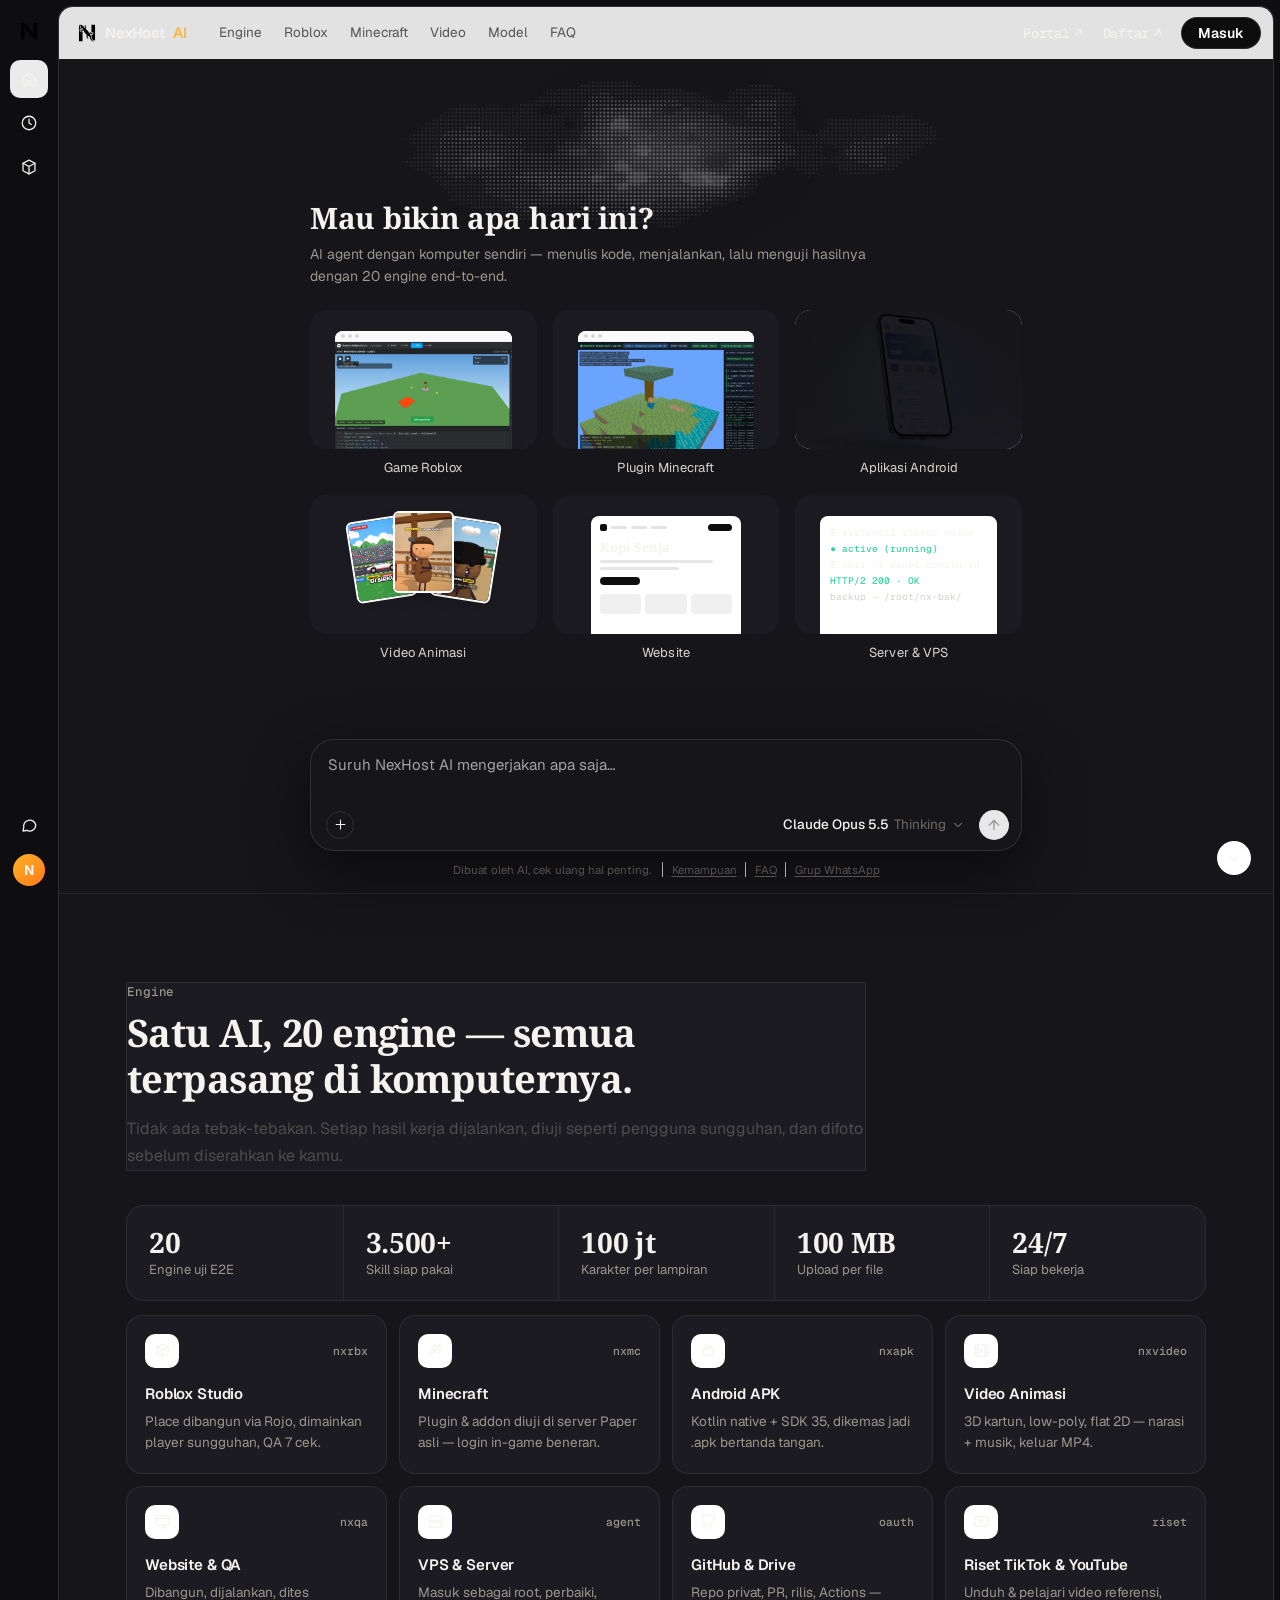
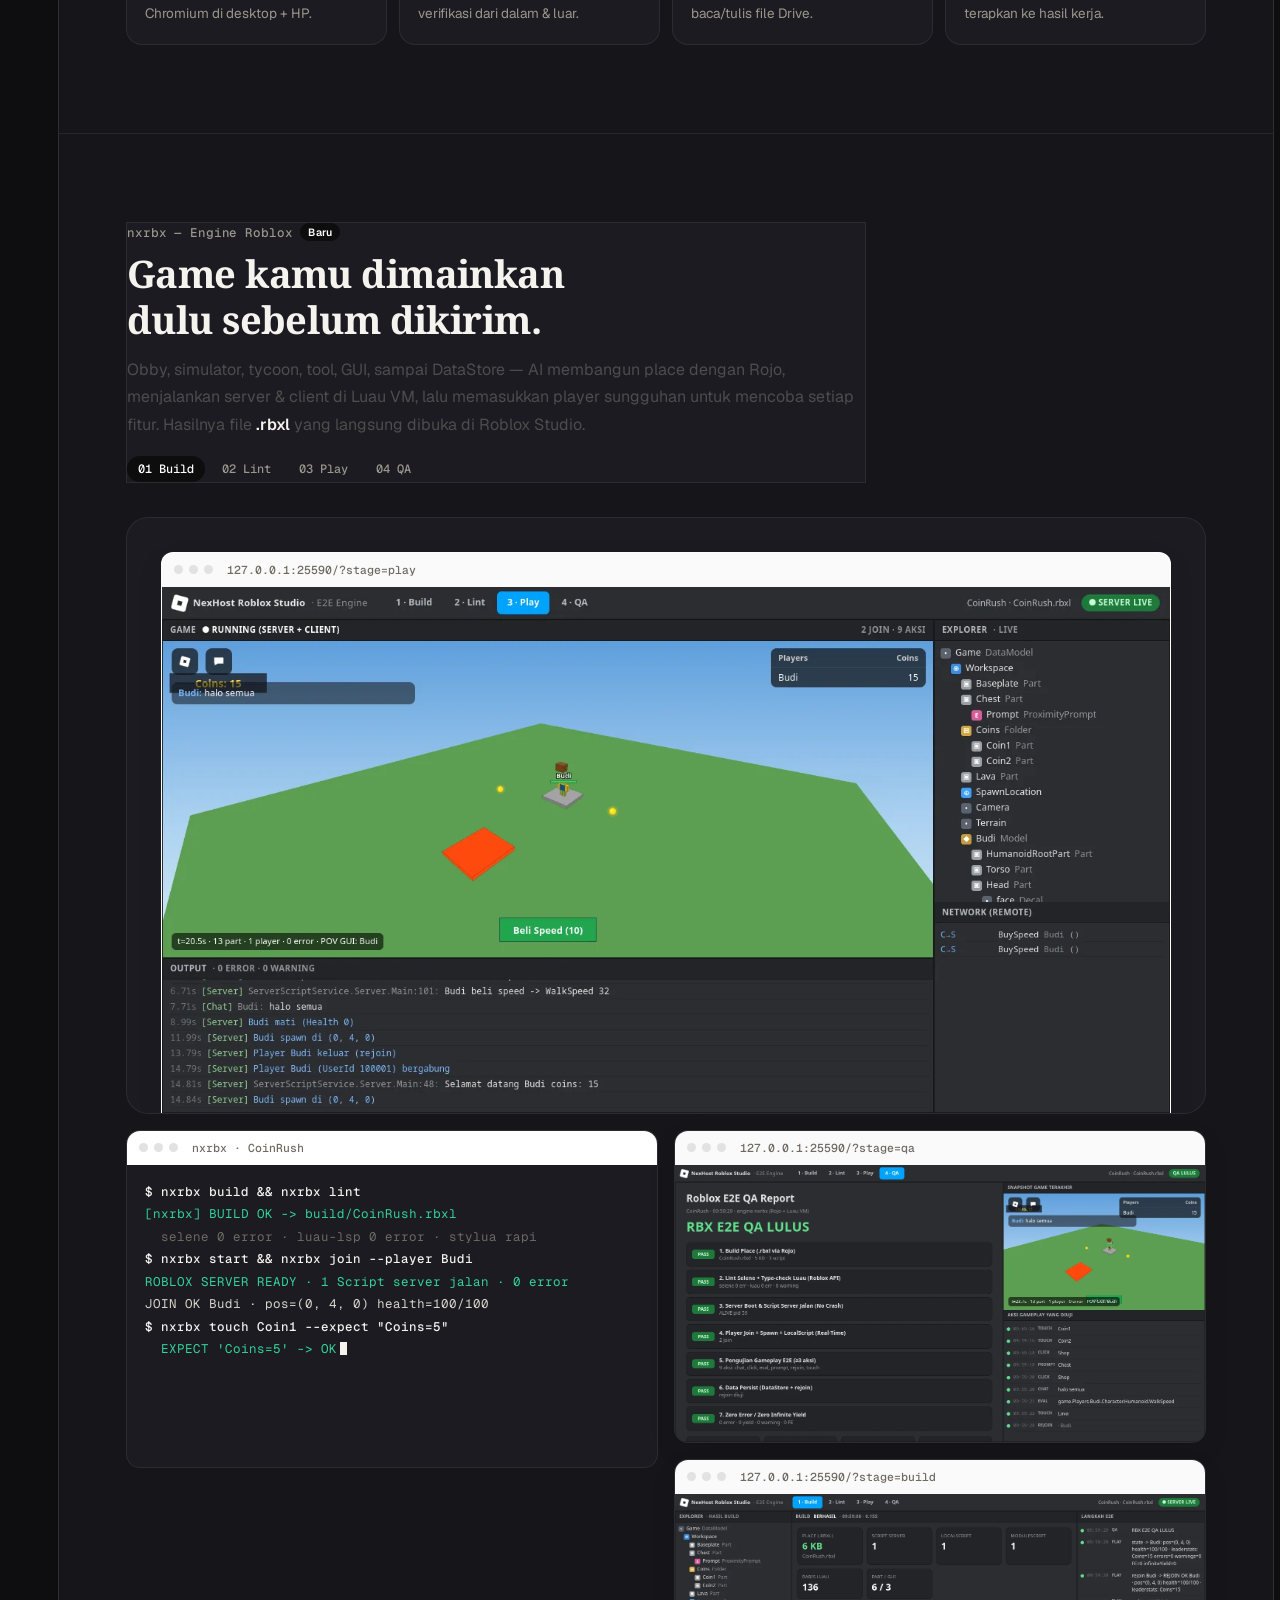
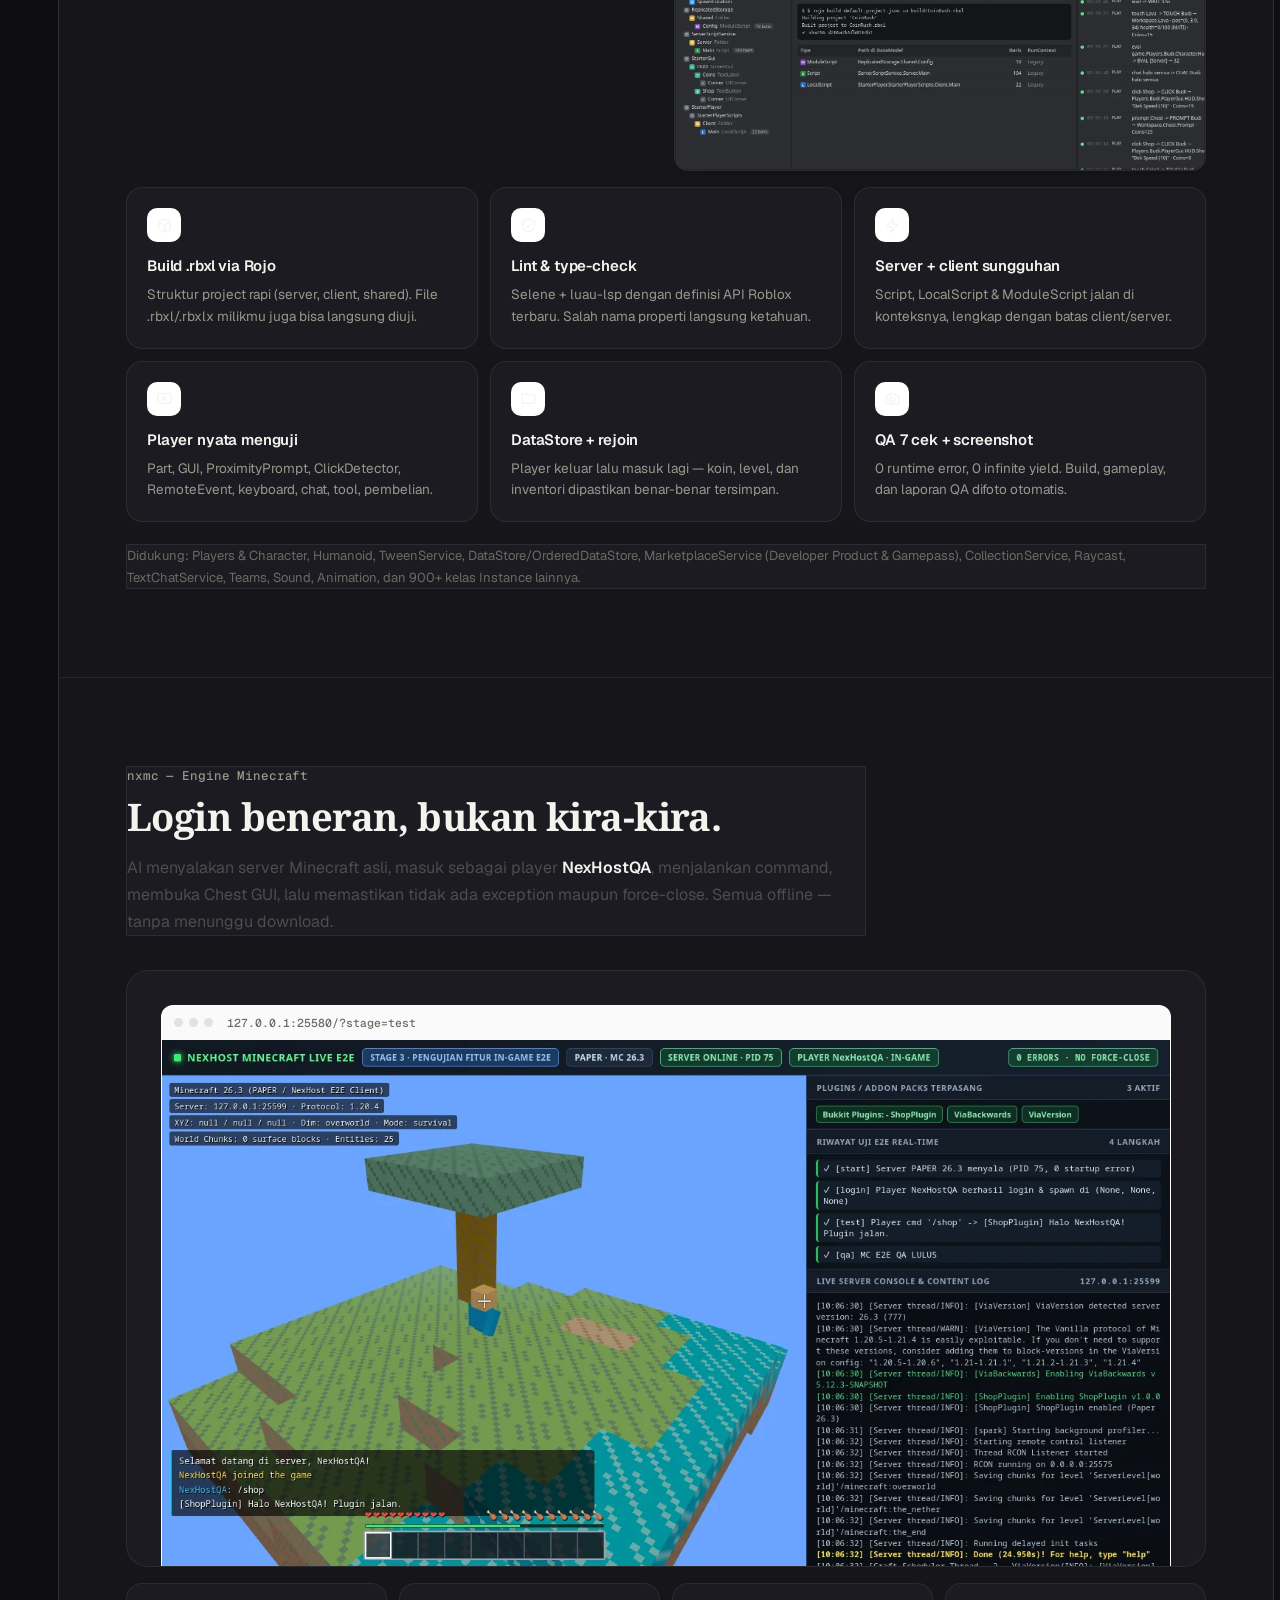
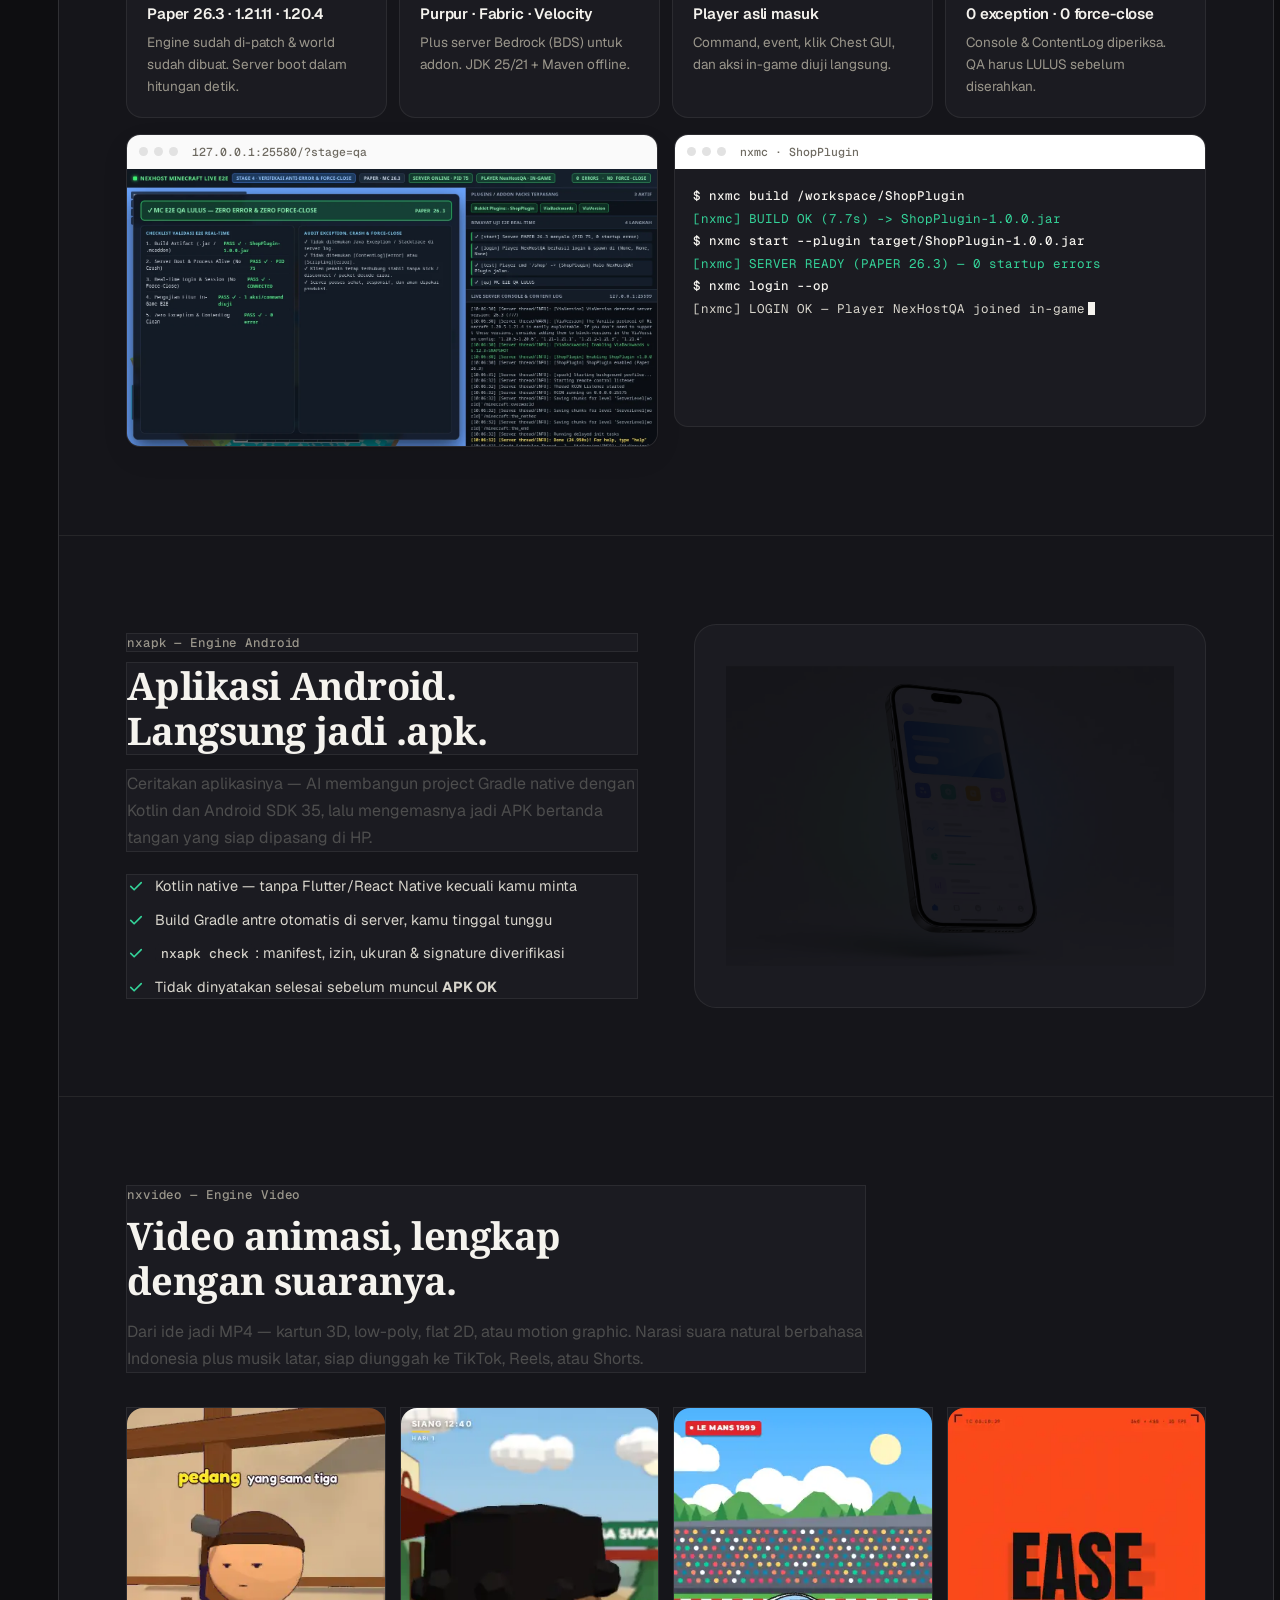
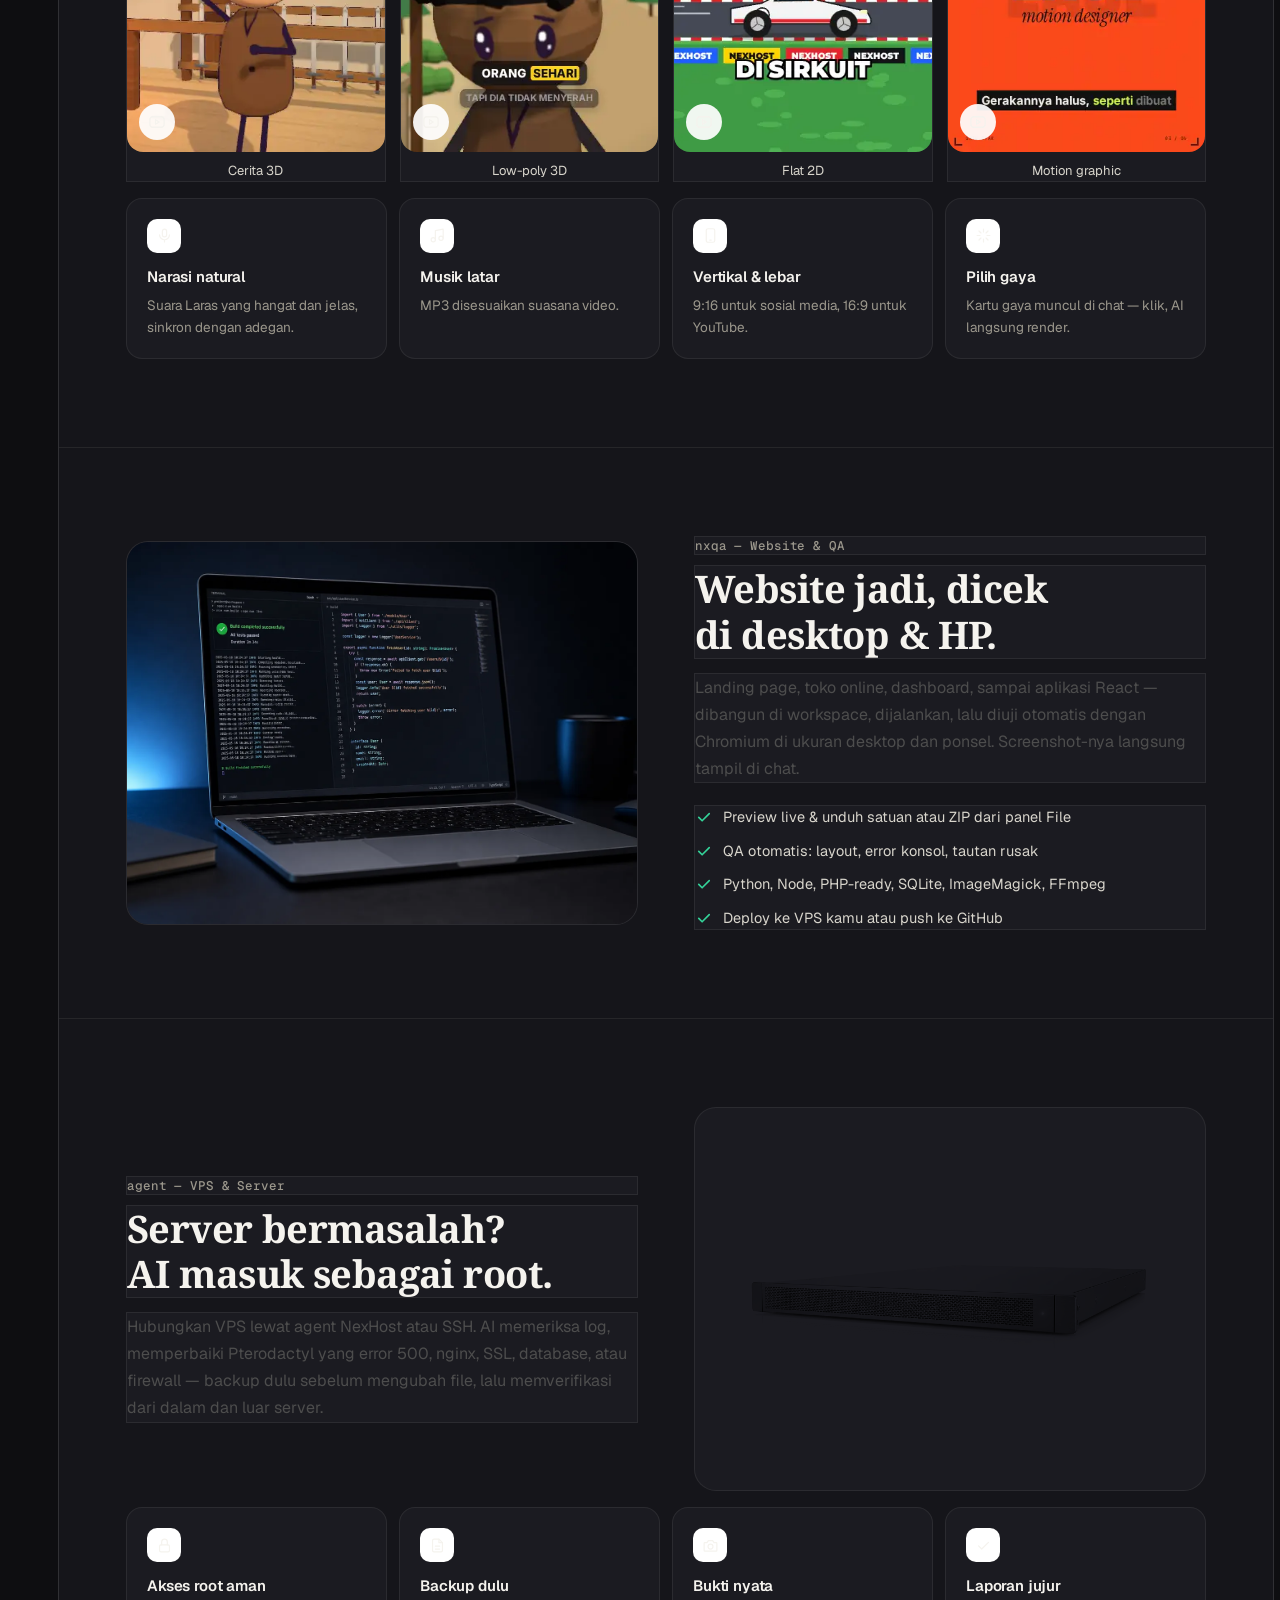
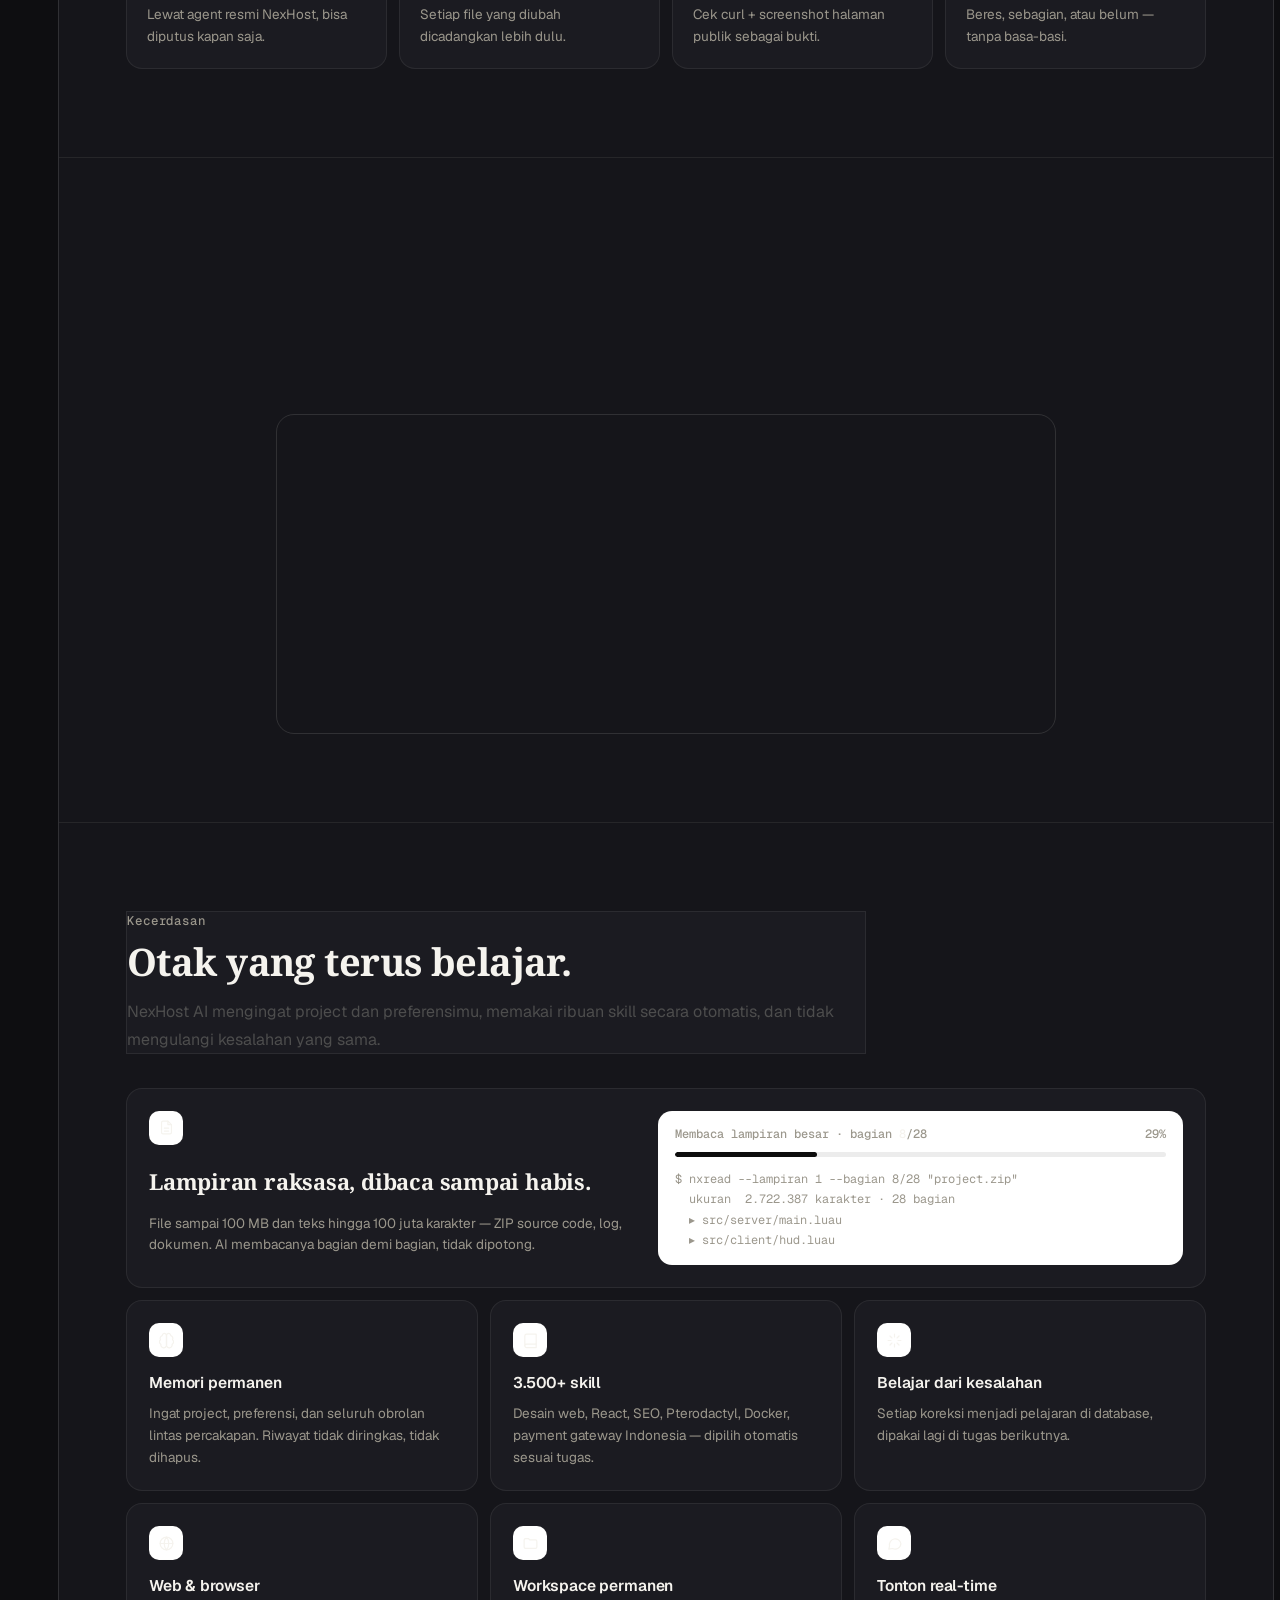
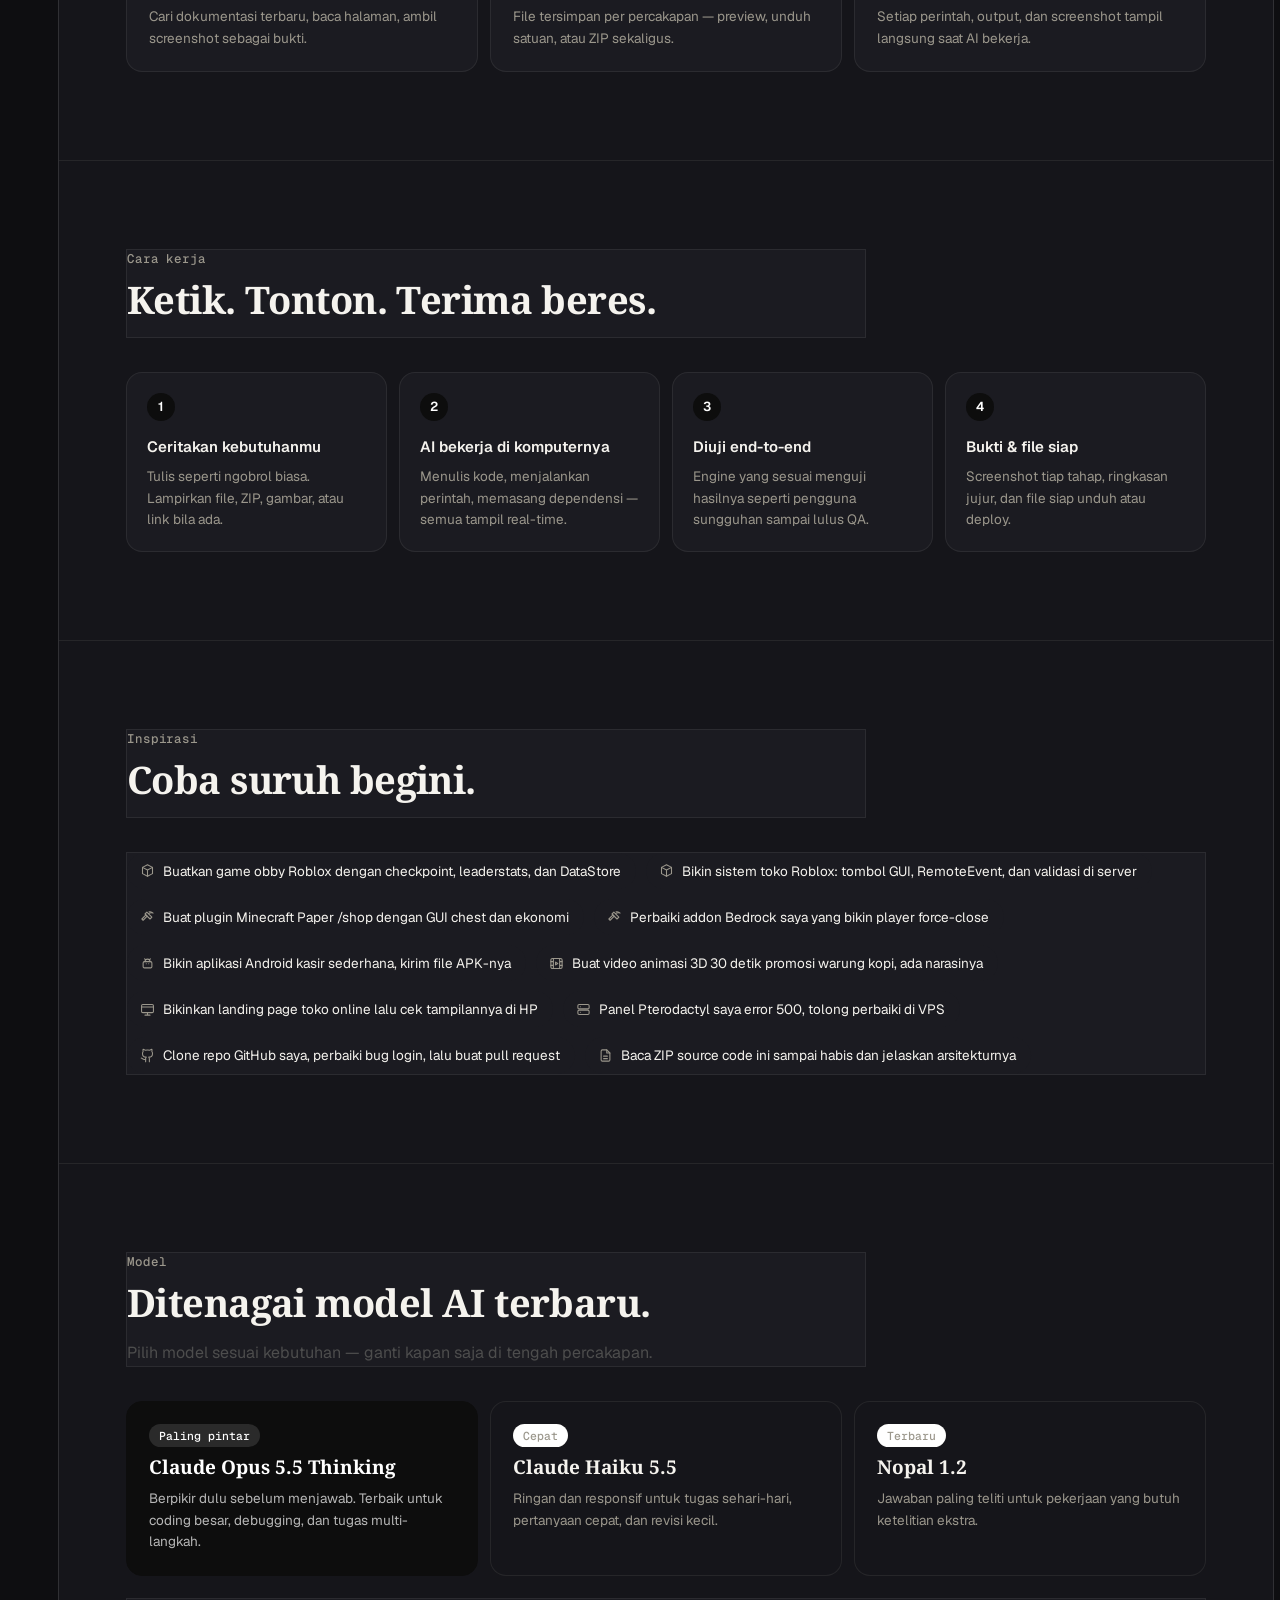
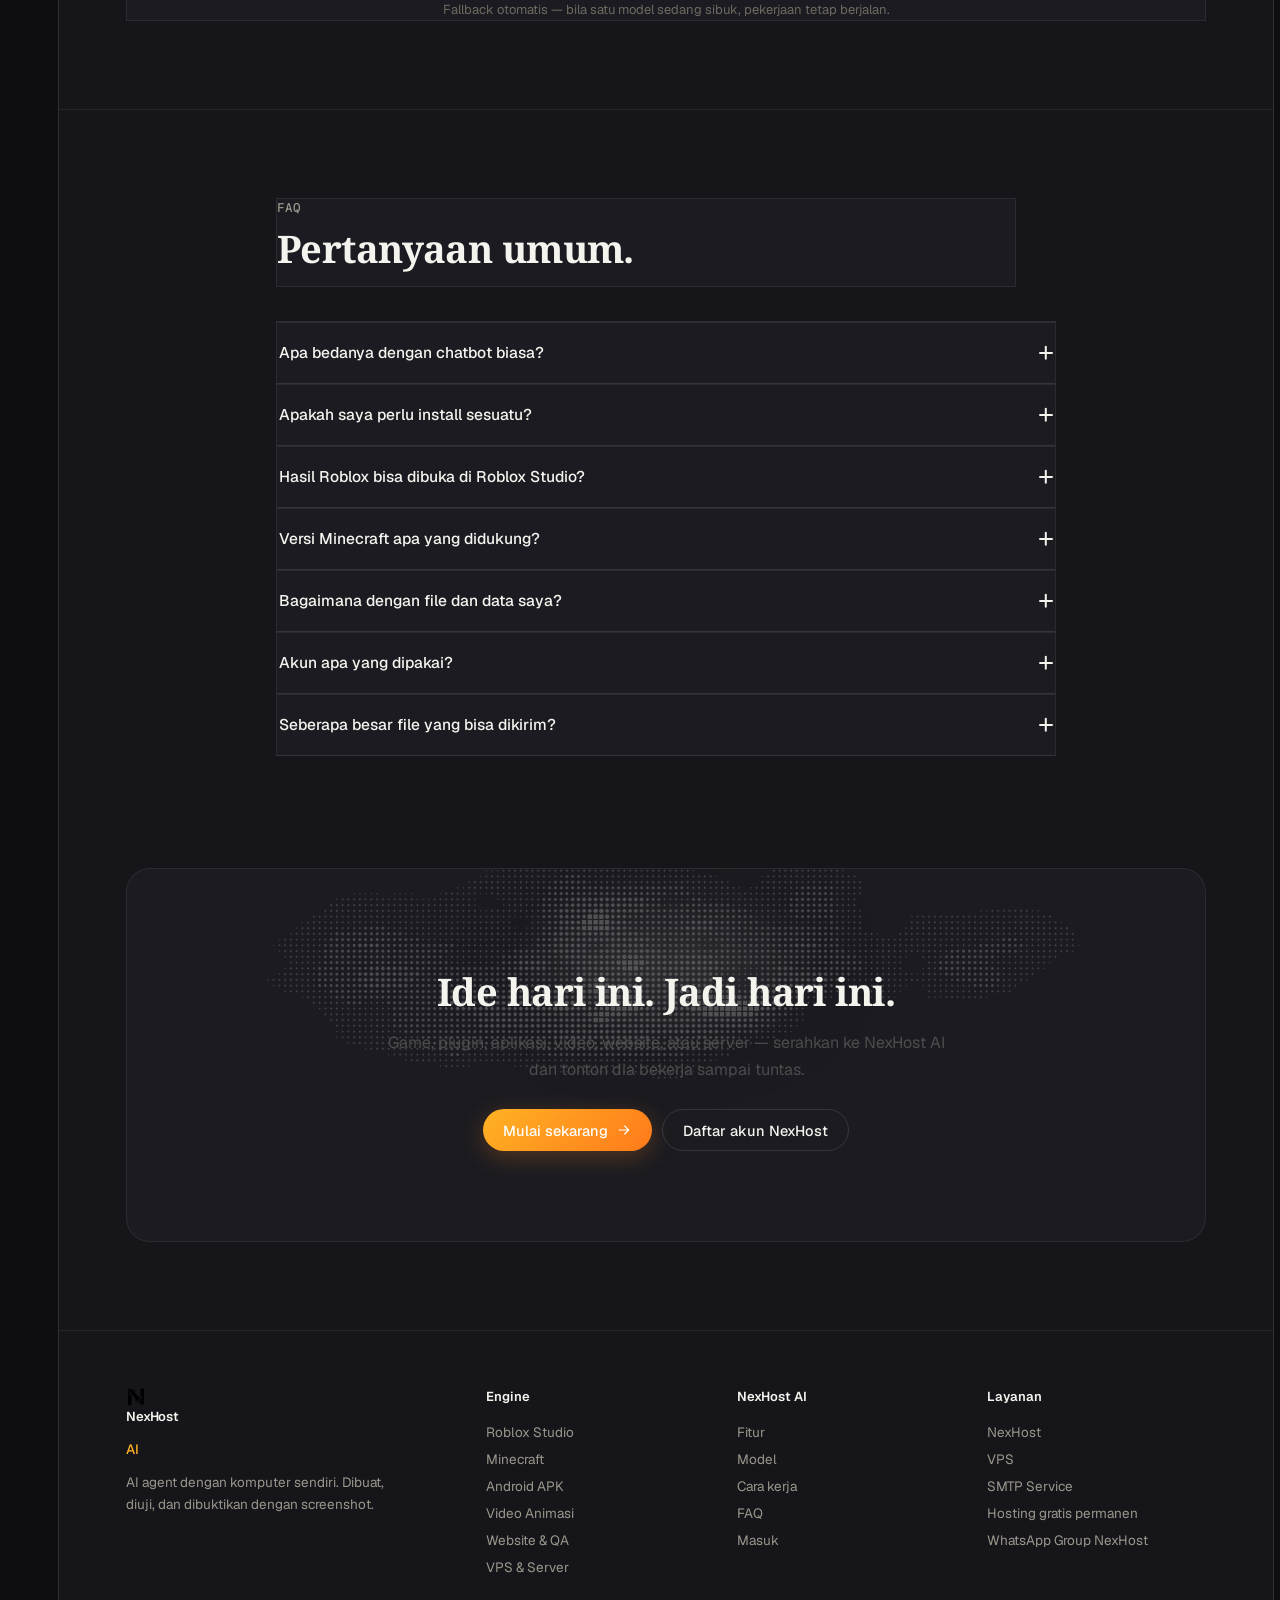
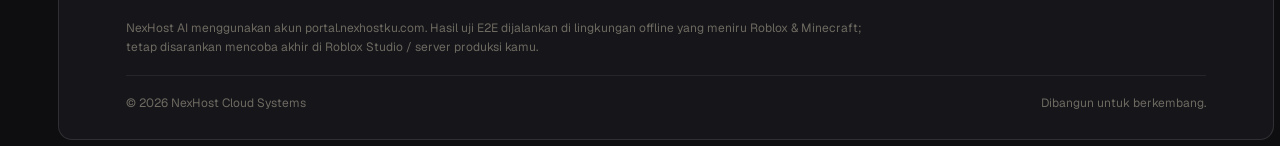
<file: index.html>
<!doctype html>
<html lang="id" data-engines="20" data-mc="13" data-mcp="fabric,folia,geyser,paper,purpur,spigot,velocity">
<head>
<meta charset="utf-8">
<meta name="viewport" content="width=device-width,initial-scale=1,viewport-fit=cover,interactive-widget=resizes-content">
<title>NexHost AI — AI agent dengan komputer sendiri</title>
<meta name="description" content="NexHost AI: AI agent dengan komputer Linux sendiri dan 20 engine uji E2E — Roblox Studio, Minecraft, Android APK, video animasi, website & QA, VPS. Dibuat, diuji, dan dibuktikan dengan screenshot.">
<meta name="theme-color" content="#ffffff">
<link rel="icon" type="image/svg+xml" href="/favicon.svg">
<link rel="preload" href="/assets/fonts/geist-latin.woff2" as="font" type="font/woff2" crossorigin>
<link rel="stylesheet" href="/assets/fonts/zfonts.css?v=439412">
<meta property="og:title" content="NexHost AI — AI agent dengan komputer sendiri & 20 engine uji E2E">
<meta property="og:description" content="Roblox Studio, Minecraft, Android APK, video animasi, website & QA, VPS — dibuat, diuji end-to-end, dan dibuktikan dengan screenshot.">
<meta property="og:image" content="https://ai.nexhostku.com/assets/landing-ai/roblox-play.webp">
<link rel="stylesheet" href="/assets/landing.css?v=439412">
<script src="/assets/landing.js?v=439412"></script>
</head>
<body class="zx">
<a class="skip" href="#utama">Lewati ke konten</a>
<div class="zx-shell">

<!-- slim left rail (z.ai) -->
<aside class="zx-rail" aria-label="Navigasi samping">
  <a class="rl-ic rl-logo" href="/" title="NexHost AI"><img src="/assets/nx-logo.svg" alt="NexHost AI" width="20" height="20"></a>
  <a class="rl-ic on" href="#mulai" title="Beranda"><svg viewBox="0 0 24 24" aria-hidden="true"><path d="M4 10.5 12 4l8 6.5V20a1 1 0 0 1-1 1h-4.5v-6h-5v6H5a1 1 0 0 1-1-1Z"/></svg></a>
  <a class="rl-ic" href="login.html" title="Riwayat chat (masuk dulu)"><svg viewBox="0 0 24 24" aria-hidden="true"><circle cx="12" cy="12" r="9"/><path d="M12 7v5l3 2"/></svg></a>
  <a class="rl-ic" href="#engine" title="Engine"><svg viewBox="0 0 24 24" aria-hidden="true"><path d="M12 2.8 20 7v10l-8 4.2L4 17V7Z"/><path d="m4 7 8 4.3L20 7M12 11.3v9.9"/></svg></a>
  <span class="rl-sp"></span>
  <a class="rl-ic" href="https://chat.whatsapp.com/DZyLn0WCWiuL3AIk21p8VY?s=cl&amp;p=a&amp;iam=2" target="_blank" rel="noopener" title="Grup WhatsApp"><svg viewBox="0 0 24 24" aria-hidden="true"><path d="M21 12a8 8 0 0 1-11.6 7.1L4 20l1-4.6A8 8 0 1 1 21 12Z"/></svg></a>
  <a class="rl-av" href="login.html" title="Masuk">N</a>
</aside>

<div class="zx-panel">
<header class="zx-top" id="nav">
  <a class="zx-brand" href="/"><img src="/assets/nx-logo.svg" alt="" width="20" height="20"><b>NexHost</b><span>AI</span></a>
  <nav class="zx-links" id="navLinks" aria-label="Navigasi">
    <a href="#engine">Engine</a><a href="#roblox">Roblox</a><a href="#minecraft">Minecraft</a><a href="#video">Video</a><a href="#model">Model</a><a href="#faq">FAQ</a>
  </nav>
  <span class="zx-sp"></span>
  <a class="zx-tl" href="https://portal.nexhostku.com/" target="_blank" rel="noopener">Portal<svg viewBox="0 0 24 24" aria-hidden="true"><path d="M7 17 17 7M8 7h9v9"/></svg></a>
  <a class="zx-tl hide-s" href="login.html" rel="noopener">Daftar<svg viewBox="0 0 24 24" aria-hidden="true"><path d="M7 17 17 7M8 7h9v9"/></svg></a>
  <a class="zx-signin" href="login.html">Masuk</a>
  <button class="zx-burger" id="navBurger" type="button" aria-label="Menu" aria-expanded="false"><svg viewBox="0 0 24 24" aria-hidden="true"><path d="M4 7h16M4 12h16M4 17h16"/></svg></button>
</header>

<main id="utama">
<!-- ============================================================ HOME (chat-first, z.ai) -->
<section class="zx-home" id="mulai">
  <div class="zx-hero">
    <img class="zx-dots" src="/assets/landing-ai/halftone.webp?v=439412" alt="" aria-hidden="true">
    <h1 class="zx-h1">Mau bikin apa hari ini?</h1>
    <p class="zx-sub">AI agent dengan komputer sendiri — menulis kode, menjalankan, lalu menguji hasilnya dengan 20 engine end-to-end.</p>
  </div>
  <div class="zx-cards">
    <a class="zc" href="login.html" data-p="Buatkan game obby Roblox dengan checkpoint, leaderstats, dan DataStore, lalu uji sampai lulus QA">
      <span class="zc-box zc-rbx" aria-hidden="true">
        <span class="mk-win"><span class="mk-bar"><i></i><i></i><i></i></span><img src="/assets/landing-ai/roblox-play.webp?v=317668" alt="" loading="lazy" decoding="async"></span>
      </span>
      <span class="zc-l">Game Roblox</span>
    </a>
    <a class="zc" href="login.html" data-p="Buat plugin Minecraft Paper /shop dengan GUI chest dan ekonomi, lalu uji di server">
      <span class="zc-box zc-mc" aria-hidden="true">
        <span class="mk-win"><span class="mk-bar"><i></i><i></i><i></i></span><img src="/assets/landing-ai/minecraft-test.webp?v=317668" alt="" loading="lazy" decoding="async"></span>
      </span>
      <span class="zc-l">Plugin Minecraft</span>
    </a>
    <a class="zc" href="login.html" data-p="Bikin aplikasi Android kasir sederhana, kirim file APK-nya">
      <span class="zc-box zc-apk" aria-hidden="true">
        <img class="mk-free" src="/assets/landing-ai/android-phone.webp?v=317668" alt="" loading="lazy" decoding="async">
      </span>
      <span class="zc-l">Aplikasi Android</span>
    </a>
    <a class="zc" href="login.html" data-p="Buat video animasi 3D 30 detik promosi warung kopi, lengkap dengan narasi">
      <span class="zc-box zc-vid" aria-hidden="true">
        <span class="mk-reels"><img src="/assets/styles/flat2d.webp" alt="" loading="lazy"><img src="/assets/styles/cerita3d.webp" alt="" loading="lazy"><img src="/assets/styles/lowpoly3d.webp" alt="" loading="lazy"></span>
      </span>
      <span class="zc-l">Video Animasi</span>
    </a>
    <a class="zc" href="login.html" data-p="Bikinkan landing page toko online lalu cek tampilannya di desktop dan HP">
      <span class="zc-box zc-web" aria-hidden="true">
        <span class="mk-site"><span class="ms-nav"><i></i><b></b><b></b><b></b><em></em></span><span class="ms-h">Kopi Senja</span><span class="ms-l"></span><span class="ms-l s"></span><span class="ms-btn"></span><span class="ms-row"><i></i><i></i><i></i></span></span>
      </span>
      <span class="zc-l">Website</span>
    </a>
    <a class="zc" href="login.html" data-p="Panel Pterodactyl saya error 500, tolong cek dan perbaiki di VPS">
      <span class="zc-box zc-vps" aria-hidden="true">
        <span class="mk-term"><span class="mt-l c">$ systemctl status nginx</span><span class="mt-l g">● active (running)</span><span class="mt-l c">$ curl -I panel.domain.id</span><span class="mt-l g">HTTP/2 200 · OK</span><span class="mt-l">backup → /root/nx-bak/</span></span>
      </span>
      <span class="zc-l">Server &amp; VPS</span>
    </a>
  </div>

  <form class="zx-comp" id="zxComp" action="login.html" method="get" autocomplete="off">
    <label class="sr" for="zxIn">Pesan untuk NexHost AI</label>
    <textarea id="zxIn" name="q" rows="2" maxlength="8000" placeholder="Suruh NexHost AI mengerjakan apa saja…"></textarea>
    <div class="zx-bar">
      <a class="zx-ib" href="login.html" title="Lampirkan file (masuk dulu)"><svg viewBox="0 0 24 24" aria-hidden="true"><path d="M12 5v14M5 12h14"/></svg></a>
      <span class="zx-sp"></span>
      <a class="zx-model" href="#model" title="Model AI"><b>Claude Opus 5.5</b><em>Thinking</em><svg viewBox="0 0 24 24" aria-hidden="true"><path d="m6 9 6 6 6-6"/></svg></a>
      <button class="zx-send" id="zxSend" type="submit" title="Kirim — kamu akan diminta masuk dulu" disabled><svg viewBox="0 0 24 24" aria-hidden="true"><path d="M12 19V5M5 12l7-7 7 7"/></svg></button>
    </div>
  </form>
  <p class="zx-legal">Dibuat oleh AI, cek ulang hal penting. <a href="#engine">Kemampuan</a><a href="#faq">FAQ</a><a href="https://chat.whatsapp.com/DZyLn0WCWiuL3AIk21p8VY?s=cl&amp;p=a&amp;iam=2" target="_blank" rel="noopener">Grup WhatsApp</a></p>
  <a class="zx-more" href="#engine" aria-label="Gulir ke kemampuan"><svg viewBox="0 0 24 24" aria-hidden="true"><path d="m6 9 6 6 6-6"/></svg></a>
</section>

<!-- ============================================================ ENGINE -->
<section class="sec" id="engine">
  <div class="wrap">
    <div class="sec-head rv">
      <p class="eyebrow">Engine</p>
      <h2 class="h2">Satu AI, 20 engine — semua terpasang di komputernya.</h2>
      <p class="lead">Tidak ada tebak-tebakan. Setiap hasil kerja dijalankan, diuji seperti pengguna sungguhan, dan difoto sebelum diserahkan ke kamu.</p>
    </div>
    <div class="stat-row rv">
      <div class="stat"><b data-count="20">20</b><span>Engine uji E2E</span></div>
      <div class="stat"><b>3.500+</b><span>Skill siap pakai</span></div>
      <div class="stat"><b>100 jt</b><span>Karakter per lampiran</span></div>
      <div class="stat"><b>100 MB</b><span>Upload per file</span></div>
      <div class="stat"><b>24/7</b><span>Siap bekerja</span></div>
    </div>
    <div class="egrid">
      <a class="etile rv" href="#roblox"><span class="et-top"><span class="fi"><svg viewBox="0 0 24 24" aria-hidden="true"><path d="M12 2.8 20 7v10l-8 4.2L4 17V7Z"/><path d="m4 7 8 4.3L20 7M12 11.3v9.9"/></svg></span><span class="tag">nxrbx</span></span><b>Roblox Studio</b><span class="et-d">Place dibangun via Rojo, dimainkan player sungguhan, QA 7 cek.</span></a>
      <a class="etile rv" href="#minecraft"><span class="et-top"><span class="fi"><svg viewBox="0 0 24 24" aria-hidden="true"><path d="M14.5 4.5c2.5-.6 5 .4 6.5 2-3.2-.8-5.6-.3-7.5.9M9.5 9.5 3 16l2 2 6.5-6.5"/><path d="m8 8 3-3 8 8-3 3Z"/></svg></span><span class="tag">nxmc</span></span><b>Minecraft</b><span class="et-d">Plugin &amp; addon diuji di server Paper asli — login in-game beneran.</span></a>
      <a class="etile rv" href="#android"><span class="et-top"><span class="fi"><svg viewBox="0 0 24 24" aria-hidden="true"><rect x="5" y="9" width="14" height="10" rx="2"/><path d="M8 9a4 4 0 0 1 8 0M7.5 4.5 9 7M16.5 4.5 15 7M10 12.5h.01M14 12.5h.01"/></svg></span><span class="tag">nxapk</span></span><b>Android APK</b><span class="et-d">Kotlin native + SDK 35, dikemas jadi .apk bertanda tangan.</span></a>
      <a class="etile rv" href="#video"><span class="et-top"><span class="fi"><svg viewBox="0 0 24 24" aria-hidden="true"><rect x="3" y="4" width="18" height="16" rx="2.5"/><path d="M7 4v16M17 4v16M3 9h4M3 15h4M17 9h4M17 15h4"/><path d="m10.5 9.8 3.5 2.2-3.5 2.2Z"/></svg></span><span class="tag">nxvideo</span></span><b>Video Animasi</b><span class="et-d">3D kartun, low-poly, flat 2D — narasi + musik, keluar MP4.</span></a>
      <a class="etile rv" href="#web"><span class="et-top"><span class="fi"><svg viewBox="0 0 24 24" aria-hidden="true"><rect x="2.5" y="4" width="19" height="13" rx="2"/><path d="M8 21h8M12 17v4M2.5 8h19"/></svg></span><span class="tag">nxqa</span></span><b>Website &amp; QA</b><span class="et-d">Dibangun, dijalankan, dites Chromium di desktop + HP.</span></a>
      <a class="etile rv" href="#vps"><span class="et-top"><span class="fi"><svg viewBox="0 0 24 24" aria-hidden="true"><rect x="3" y="4" width="18" height="7" rx="2"/><rect x="3" y="13" width="18" height="7" rx="2"/><path d="M7 7.5h.01M7 16.5h.01"/></svg></span><span class="tag">agent</span></span><b>VPS &amp; Server</b><span class="et-d">Masuk sebagai root, perbaiki, verifikasi dari dalam &amp; luar.</span></a>
      <a class="etile rv" href="#integrasi"><span class="et-top"><span class="fi"><svg viewBox="0 0 24 24" aria-hidden="true"><path d="M15 22v-4a4.8 4.8 0 0 0-1-3.5c3 0 6-2 6-5.5.08-1.25-.27-2.48-1-3.5.28-1.15.28-2.35 0-3.5 0 0-1 0-3 1.5-2.64-.5-5.36-.5-8 0C6 2 5 2 5 2c-.3 1.15-.3 2.35 0 3.5A5.4 5.4 0 0 0 4 9c0 3.5 3 5.5 6 5.5-.39.49-.68 1.05-.85 1.65-.17.6-.22 1.23-.15 1.85v4"/><path d="M9 18c-4.51 2-5-2-7-2"/></svg></span><span class="tag">oauth</span></span><b>GitHub &amp; Drive</b><span class="et-d">Repo privat, PR, rilis, Actions — baca/tulis file Drive.</span></a>
      <a class="etile rv" href="#integrasi"><span class="et-top"><span class="fi"><svg viewBox="0 0 24 24" aria-hidden="true"><rect x="2.5" y="5" width="19" height="14" rx="4"/><path d="m10 9 5 3-5 3Z"/></svg></span><span class="tag">riset</span></span><b>Riset TikTok &amp; YouTube</b><span class="et-d">Unduh &amp; pelajari video referensi, terapkan ke hasil kerja.</span></a>
    </div>
  </div>
</section>

<!-- ============================================================ ROBLOX -->
<section class="sec" id="roblox">
  <div class="wrap">
    <div class="sec-head rv">
      <p class="eyebrow">nxrbx — Engine Roblox <em class="new">Baru</em></p>
      <h2 class="h2">Game kamu dimainkan dulu sebelum dikirim.</h2>
      <p class="lead">Obby, simulator, tycoon, tool, GUI, sampai DataStore — AI membangun place dengan Rojo, menjalankan server &amp; client di Luau VM, lalu memasukkan player sungguhan untuk mencoba setiap fitur. Hasilnya file <b>.rbxl</b> yang langsung dibuka di Roblox Studio.</p>
      <div class="stages"><span class="on">01 Build</span><span>02 Lint</span><span>03 Play</span><span>04 QA</span></div>
    </div>
    <div class="stage rv"><figure class="win big"><div class="win-bar"><i></i><i></i><i></i><span>127.0.0.1:25590/?stage=play</span></div><img src="/assets/landing-ai/roblox-play.webp?v=317668" alt="NexHost Roblox Studio — gameplay live: player Budi, leaderboard, chat, explorer, output" loading="lazy" decoding="async"></figure></div>
    <div class="duo">
      <div class="tm rv" data-type><div class="tm-bar"><i></i><i></i><i></i><span>nxrbx · CoinRush</span></div><pre class="tm-o"><span class="tl c">$ nxrbx build &amp;&amp; nxrbx lint</span><span class="tl g">[nxrbx] BUILD OK -&gt; build/CoinRush.rbxl</span><span class="tl d">  selene 0 error · luau-lsp 0 error · stylua rapi</span><span class="tl c">$ nxrbx start &amp;&amp; nxrbx join --player Budi</span><span class="tl g">ROBLOX SERVER READY · 1 Script server jalan · 0 error</span><span class="tl ">JOIN OK Budi · pos=(0, 4, 0) health=100/100</span><span class="tl c">$ nxrbx touch Coin1 --expect &quot;Coins=5&quot;</span><span class="tl g">  EXPECT &#039;Coins=5&#039; -&gt; OK</span><span class="tl c">$ nxrbx rejoin --player Budi --expect &quot;Coins=15&quot;</span><span class="tl g">REJOIN OK Budi · Coins=15 (DataStore tersimpan)</span><span class="tl c">$ nxrbx qa</span><span class="tl ok">RBX E2E QA LULUS  ·  7/7 PASS</span></pre></div>      <div class="duo-shots">
        <figure class="win rv sm"><div class="win-bar"><i></i><i></i><i></i><span>127.0.0.1:25590/?stage=qa</span></div><img src="/assets/landing-ai/roblox-qa.webp?v=317668" alt="Laporan Roblox E2E QA LULUS" loading="lazy" decoding="async"></figure>        <figure class="win rv sm"><div class="win-bar"><i></i><i></i><i></i><span>127.0.0.1:25590/?stage=build</span></div><img src="/assets/landing-ai/roblox-build.webp?v=317668" alt="Laporan build place Roblox" loading="lazy" decoding="async"></figure>      </div>
    </div>
    <div class="grid3">
      <div class="feat rv"><span class="fi"><svg viewBox="0 0 24 24" aria-hidden="true"><path d="M12 2.8 20 7v10l-8 4.2L4 17V7Z"/><path d="m4 7 8 4.3L20 7M12 11.3v9.9"/></svg></span><b>Build .rbxl via Rojo</b><p>Struktur project rapi (server, client, shared). File .rbxl/.rbxlx milikmu juga bisa langsung diuji.</p></div>
      <div class="feat rv"><span class="fi"><svg viewBox="0 0 24 24" aria-hidden="true"><path d="M12 3 4 6v6c0 4.5 3.4 8.3 8 9 4.6-.7 8-4.5 8-9V6Z"/><path d="m9 12 2 2 4-4"/></svg></span><b>Lint & type-check</b><p>Selene + luau-lsp dengan definisi API Roblox terbaru. Salah nama properti langsung ketahuan.</p></div>
      <div class="feat rv"><span class="fi"><svg viewBox="0 0 24 24" aria-hidden="true"><path d="M13 2 4 14h7l-1 8 9-12h-7Z"/></svg></span><b>Server + client sungguhan</b><p>Script, LocalScript & ModuleScript jalan di konteksnya, lengkap dengan batas client/server.</p></div>
      <div class="feat rv"><span class="fi"><svg viewBox="0 0 24 24" aria-hidden="true"><rect x="2.5" y="5" width="19" height="14" rx="4"/><path d="m10 9 5 3-5 3Z"/></svg></span><b>Player nyata menguji</b><p>Part, GUI, ProximityPrompt, ClickDetector, RemoteEvent, keyboard, chat, tool, pembelian.</p></div>
      <div class="feat rv"><span class="fi"><svg viewBox="0 0 24 24" aria-hidden="true"><path d="M3 7a2 2 0 0 1 2-2h4l2 2h8a2 2 0 0 1 2 2v8a2 2 0 0 1-2 2H5a2 2 0 0 1-2-2Z"/></svg></span><b>DataStore + rejoin</b><p>Player keluar lalu masuk lagi — koin, level, dan inventori dipastikan benar-benar tersimpan.</p></div>
      <div class="feat rv"><span class="fi"><svg viewBox="0 0 24 24" aria-hidden="true"><path d="M4 8h3l2-3h6l2 3h3a1 1 0 0 1 1 1v10a1 1 0 0 1-1 1H4a1 1 0 0 1-1-1V9a1 1 0 0 1 1-1Z"/><circle cx="12" cy="13.5" r="3.5"/></svg></span><b>QA 7 cek + screenshot</b><p>0 runtime error, 0 infinite yield. Build, gameplay, dan laporan QA difoto otomatis.</p></div>
    </div>
    <p class="fine rv">Didukung: Players &amp; Character, Humanoid, TweenService, DataStore/OrderedDataStore, MarketplaceService (Developer Product &amp; Gamepass), CollectionService, Raycast, TextChatService, Teams, Sound, Animation, dan 900+ kelas Instance lainnya.</p>
  </div>
</section>

<!-- ============================================================ MINECRAFT -->
<section class="sec" id="minecraft">
  <div class="wrap">
    <div class="sec-head rv">
      <p class="eyebrow">nxmc — Engine Minecraft</p>
      <h2 class="h2">Login beneran, bukan kira-kira.</h2>
      <p class="lead">AI menyalakan server Minecraft asli, masuk sebagai player <b>NexHostQA</b>, menjalankan command, membuka Chest GUI, lalu memastikan tidak ada exception maupun force-close. Semua offline — tanpa menunggu download.</p>
    </div>
    <div class="stage rv"><figure class="win big"><div class="win-bar"><i></i><i></i><i></i><span>127.0.0.1:25580/?stage=test</span></div><img src="/assets/landing-ai/minecraft-test.webp?v=317668" alt="NexHost Minecraft Live E2E — player NexHostQA in-game, console server, riwayat uji" loading="lazy" decoding="async"></figure></div>
    <div class="grid4">
      <div class="card rv"><b>Paper 26.3 · 1.21.11 · 1.20.4</b><p>Engine sudah di-patch & world sudah dibuat. Server boot dalam hitungan detik.</p></div>
      <div class="card rv"><b>Purpur · Fabric · Velocity</b><p>Plus server Bedrock (BDS) untuk addon. JDK 25/21 + Maven offline.</p></div>
      <div class="card rv"><b>Player asli masuk</b><p>Command, event, klik Chest GUI, dan aksi in-game diuji langsung.</p></div>
      <div class="card rv"><b>0 exception · 0 force-close</b><p>Console & ContentLog diperiksa. QA harus LULUS sebelum diserahkan.</p></div>
    </div>
    <div class="duo">
      <figure class="win rv sm"><div class="win-bar"><i></i><i></i><i></i><span>127.0.0.1:25580/?stage=qa</span></div><img src="/assets/landing-ai/minecraft-qa.webp?v=317668" alt="Laporan Minecraft E2E QA LULUS" loading="lazy" decoding="async"></figure>      <div class="tm rv" data-type><div class="tm-bar"><i></i><i></i><i></i><span>nxmc · ShopPlugin</span></div><pre class="tm-o"><span class="tl c">$ nxmc build /workspace/ShopPlugin</span><span class="tl g">[nxmc] BUILD OK (7.7s) -&gt; ShopPlugin-1.0.0.jar</span><span class="tl c">$ nxmc start --plugin target/ShopPlugin-1.0.0.jar</span><span class="tl g">[nxmc] SERVER READY (PAPER 26.3) — 0 startup errors</span><span class="tl c">$ nxmc login --op</span><span class="tl ">[nxmc] LOGIN OK — Player NexHostQA joined in-game</span><span class="tl c">$ nxmc cmd &quot;/shop&quot;</span><span class="tl ">  [chat] [ShopPlugin] Halo NexHostQA! Plugin jalan.</span><span class="tl c">$ nxmc qa</span><span class="tl ok">MC E2E QA LULUS  ·  0 error · server tidak crash</span></pre></div>    </div>
  </div>
</section>

<!-- ============================================================ ANDROID -->
<section class="sec" id="android">
  <div class="wrap split">
    <div>
      <p class="eyebrow rv">nxapk — Engine Android</p>
      <h2 class="h2 rv">Aplikasi Android. Langsung jadi .apk.</h2>
      <p class="lead rv">Ceritakan aplikasinya — AI membangun project Gradle native dengan Kotlin dan Android SDK 35, lalu mengemasnya jadi APK bertanda tangan yang siap dipasang di HP.</p>
      <ul class="list rv">
        <li><svg viewBox="0 0 24 24" aria-hidden="true"><path d="m5 12.5 4.5 4.5L19 7.5"/></svg><span>Kotlin native — tanpa Flutter/React Native kecuali kamu minta</span></li>
        <li><svg viewBox="0 0 24 24" aria-hidden="true"><path d="m5 12.5 4.5 4.5L19 7.5"/></svg><span>Build Gradle antre otomatis di server, kamu tinggal tunggu</span></li>
        <li><svg viewBox="0 0 24 24" aria-hidden="true"><path d="m5 12.5 4.5 4.5L19 7.5"/></svg><span><code>nxapk check</code>: manifest, izin, ukuran &amp; signature diverifikasi</span></li>
        <li><svg viewBox="0 0 24 24" aria-hidden="true"><path d="m5 12.5 4.5 4.5L19 7.5"/></svg><span>Tidak dinyatakan selesai sebelum muncul <b>APK OK</b></span></li>
      </ul>
    </div>
    <div class="artpanel rv"><img class="art" src="/assets/landing-ai/android-phone.webp?v=317668" alt="Aplikasi Android buatan NexHost AI berjalan di ponsel" loading="lazy" width="1300" height="867"></div>
  </div>
</section>

<!-- ============================================================ VIDEO -->
<section class="sec" id="video">
  <div class="wrap">
    <div class="sec-head rv">
      <p class="eyebrow">nxvideo — Engine Video</p>
      <h2 class="h2">Video animasi, lengkap dengan suaranya.</h2>
      <p class="lead">Dari ide jadi MP4 — kartun 3D, low-poly, flat 2D, atau motion graphic. Narasi suara natural berbahasa Indonesia plus musik latar, siap diunggah ke TikTok, Reels, atau Shorts.</p>
    </div>
    <div class="reels">
      <figure class="reel rv" style="--d:0">
        <div class="reel-ph"><img src="/assets/styles/cerita3d.webp" alt="Contoh gaya Cerita 3D" loading="lazy" width="360" height="480"><span class="reel-play"><svg viewBox="0 0 24 24" aria-hidden="true"><rect x="2.5" y="5" width="19" height="14" rx="4"/><path d="m10 9 5 3-5 3Z"/></svg></span></div>
        <figcaption>Cerita 3D</figcaption>
      </figure>
      <figure class="reel rv" style="--d:1">
        <div class="reel-ph"><img src="/assets/styles/lowpoly3d.webp" alt="Contoh gaya Low-poly 3D" loading="lazy" width="360" height="480"><span class="reel-play"><svg viewBox="0 0 24 24" aria-hidden="true"><rect x="2.5" y="5" width="19" height="14" rx="4"/><path d="m10 9 5 3-5 3Z"/></svg></span></div>
        <figcaption>Low-poly 3D</figcaption>
      </figure>
      <figure class="reel rv" style="--d:2">
        <div class="reel-ph"><img src="/assets/styles/flat2d.webp" alt="Contoh gaya Flat 2D" loading="lazy" width="360" height="480"><span class="reel-play"><svg viewBox="0 0 24 24" aria-hidden="true"><rect x="2.5" y="5" width="19" height="14" rx="4"/><path d="m10 9 5 3-5 3Z"/></svg></span></div>
        <figcaption>Flat 2D</figcaption>
      </figure>
      <figure class="reel rv" style="--d:3">
        <div class="reel-ph"><img src="/assets/styles/motion.webp" alt="Contoh gaya Motion graphic" loading="lazy" width="360" height="480"><span class="reel-play"><svg viewBox="0 0 24 24" aria-hidden="true"><rect x="2.5" y="5" width="19" height="14" rx="4"/><path d="m10 9 5 3-5 3Z"/></svg></span></div>
        <figcaption>Motion graphic</figcaption>
      </figure>
    </div>
    <div class="grid4">
      <div class="card rv"><span class="fi"><svg viewBox="0 0 24 24" aria-hidden="true"><rect x="9" y="3" width="6" height="11" rx="3"/><path d="M5 11a7 7 0 0 0 14 0M12 18v3"/></svg></span><b>Narasi natural</b><p>Suara Laras yang hangat dan jelas, sinkron dengan adegan.</p></div>
      <div class="card rv"><span class="fi"><svg viewBox="0 0 24 24" aria-hidden="true"><path d="M9 18V5l11-2v13"/><circle cx="6" cy="18" r="3"/><circle cx="17" cy="16" r="3"/></svg></span><b>Musik latar</b><p>MP3 disesuaikan suasana video.</p></div>
      <div class="card rv"><span class="fi"><svg viewBox="0 0 24 24" aria-hidden="true"><rect x="6" y="2.5" width="12" height="19" rx="2.5"/><path d="M11 18.5h2"/></svg></span><b>Vertikal &amp; lebar</b><p>9:16 untuk sosial media, 16:9 untuk YouTube.</p></div>
      <div class="card rv"><span class="fi"><svg viewBox="0 0 24 24" aria-hidden="true"><path d="M12 3v4M12 17v4M3 12h4M17 12h4M5.6 5.6l2.8 2.8M15.6 15.6l2.8 2.8M5.6 18.4l2.8-2.8M15.6 8.4l2.8-2.8"/></svg></span><b>Pilih gaya</b><p>Kartu gaya muncul di chat — klik, AI langsung render.</p></div>
    </div>
  </div>
</section>

<!-- ============================================================ WEB + QA -->
<section class="sec" id="web">
  <div class="wrap split rev">
    <div class="artpanel rv"><img class="art" src="/assets/landing-ai/laptop-code.webp?v=317668" alt="Website dibangun dan diuji NexHost AI" loading="lazy" width="1400" height="933"></div>
    <div>
      <p class="eyebrow rv">nxqa — Website &amp; QA</p>
      <h2 class="h2 rv">Website jadi, dicek di desktop &amp; HP.</h2>
      <p class="lead rv">Landing page, toko online, dashboard, sampai aplikasi React — dibangun di workspace, dijalankan, lalu diuji otomatis dengan Chromium di ukuran desktop dan ponsel. Screenshot-nya langsung tampil di chat.</p>
      <ul class="list rv">
        <li><svg viewBox="0 0 24 24" aria-hidden="true"><path d="m5 12.5 4.5 4.5L19 7.5"/></svg><span>Preview live &amp; unduh satuan atau ZIP dari panel File</span></li>
        <li><svg viewBox="0 0 24 24" aria-hidden="true"><path d="m5 12.5 4.5 4.5L19 7.5"/></svg><span>QA otomatis: layout, error konsol, tautan rusak</span></li>
        <li><svg viewBox="0 0 24 24" aria-hidden="true"><path d="m5 12.5 4.5 4.5L19 7.5"/></svg><span>Python, Node, PHP-ready, SQLite, ImageMagick, FFmpeg</span></li>
        <li><svg viewBox="0 0 24 24" aria-hidden="true"><path d="m5 12.5 4.5 4.5L19 7.5"/></svg><span>Deploy ke VPS kamu atau push ke GitHub</span></li>
      </ul>
    </div>
  </div>
</section>

<!-- ============================================================ VPS -->
<section class="sec" id="vps">
  <div class="wrap split">
    <div>
      <p class="eyebrow rv">agent — VPS &amp; Server</p>
      <h2 class="h2 rv">Server bermasalah? AI masuk sebagai root.</h2>
      <p class="lead rv">Hubungkan VPS lewat agent NexHost atau SSH. AI memeriksa log, memperbaiki Pterodactyl yang error 500, nginx, SSL, database, atau firewall — backup dulu sebelum mengubah file, lalu memverifikasi dari dalam dan luar server.</p>
    </div>
    <div class="artpanel rv"><img class="art" src="/assets/landing-ai/hero-server.webp?v=317668" alt="Server VPS yang dikelola NexHost AI" loading="lazy" width="1600" height="740"></div>
  </div>
  <div class="wrap">
    <div class="grid4">
      <div class="card rv"><span class="fi"><svg viewBox="0 0 24 24" aria-hidden="true"><rect x="5" y="11" width="14" height="10" rx="2"/><path d="M8 11V7a4 4 0 0 1 8 0v4"/></svg></span><b>Akses root aman</b><p>Lewat agent resmi NexHost, bisa diputus kapan saja.</p></div>
      <div class="card rv"><span class="fi"><svg viewBox="0 0 24 24" aria-hidden="true"><path d="M14 3H7a2 2 0 0 0-2 2v14a2 2 0 0 0 2 2h10a2 2 0 0 0 2-2V8Z"/><path d="M14 3v5h5M9 13h6M9 17h6"/></svg></span><b>Backup dulu</b><p>Setiap file yang diubah dicadangkan lebih dulu.</p></div>
      <div class="card rv"><span class="fi"><svg viewBox="0 0 24 24" aria-hidden="true"><path d="M4 8h3l2-3h6l2 3h3a1 1 0 0 1 1 1v10a1 1 0 0 1-1 1H4a1 1 0 0 1-1-1V9a1 1 0 0 1 1-1Z"/><circle cx="12" cy="13.5" r="3.5"/></svg></span><b>Bukti nyata</b><p>Cek curl + screenshot halaman publik sebagai bukti.</p></div>
      <div class="card rv"><span class="fi"><svg viewBox="0 0 24 24" aria-hidden="true"><path d="m5 12.5 4.5 4.5L19 7.5"/></svg></span><b>Laporan jujur</b><p>Beres, sebagian, atau belum — tanpa basa-basi.</p></div>
    </div>
  </div>
</section>

<!-- ============================================================ INTEGRATIONS -->
<section class="sec" id="integrasi">
  <div class="wrap narrow">
    <div class="sec-head rv">
      <p class="eyebrow">Integrasi</p>
      <h2 class="h2">Terhubung ke alat yang sudah kamu pakai.</h2>
    </div>
    <div class="irows">
      <div class="irow rv"><span class="fi"><svg viewBox="0 0 24 24" aria-hidden="true"><path d="M15 22v-4a4.8 4.8 0 0 0-1-3.5c3 0 6-2 6-5.5.08-1.25-.27-2.48-1-3.5.28-1.15.28-2.35 0-3.5 0 0-1 0-3 1.5-2.64-.5-5.36-.5-8 0C6 2 5 2 5 2c-.3 1.15-.3 2.35 0 3.5A5.4 5.4 0 0 0 4 9c0 3.5 3 5.5 6 5.5-.39.49-.68 1.05-.85 1.65-.17.6-.22 1.23-.15 1.85v4"/><path d="M9 18c-4.51 2-5-2-7-2"/></svg></span><div><b>GitHub</b><p>Hubungkan akunmu — AI clone repo privat, membuat branch & pull request, merilis versi, menyiapkan Actions CI/CD, dan deploy ke VPS.</p></div></div>
      <div class="irow rv"><span class="fi"><svg viewBox="0 0 24 24" aria-hidden="true"><path d="M8.5 3.5h7l6 10.5-3.5 6H6L2.5 14Z"/><path d="m8.5 3.5 6 10.5h7M2.5 14h12L18 20"/></svg></span><div><b>Google Drive</b><p>Baca dokumen, spreadsheet, dan file dari Drive, lalu simpan hasil kerja kembali ke Drive kamu.</p></div></div>
      <div class="irow rv"><span class="fi"><svg viewBox="0 0 24 24" aria-hidden="true"><rect x="2.5" y="5" width="19" height="14" rx="4"/><path d="m10 9 5 3-5 3Z"/></svg></span><div><b>Riset TikTok &amp; YouTube</b><p>AI mencari dan mengunduh video referensi, membuat catatan studi & storyboard, lalu menerapkannya ke hasil kerja.</p></div></div>
    </div>
  </div>
</section>

<!-- ============================================================ BRAIN / FEATURES -->
<section class="sec" id="fitur">
  <div class="wrap">
    <div class="sec-head rv">
      <p class="eyebrow">Kecerdasan</p>
      <h2 class="h2">Otak yang terus belajar.</h2>
      <p class="lead">NexHost AI mengingat project dan preferensimu, memakai ribuan skill secara otomatis, dan tidak mengulangi kesalahan yang sama.</p>
    </div>
    <div class="bento2">
      <div class="b2 wide rv">
        <span class="fi"><svg viewBox="0 0 24 24" aria-hidden="true"><path d="M14 3H7a2 2 0 0 0-2 2v14a2 2 0 0 0 2 2h10a2 2 0 0 0 2-2V8Z"/><path d="M14 3v5h5M9 13h6M9 17h6"/></svg></span><b>Lampiran raksasa, dibaca sampai habis.</b>
        <p>File sampai 100 MB dan teks hingga 100 juta karakter — ZIP source code, log, dokumen. AI membacanya bagian demi bagian, tidak dipotong.</p>
        <div class="readbar" aria-hidden="true">
          <div class="rb-h"><span>Membaca lampiran besar · bagian <em id="rbPart">5</em>/28</span><span id="rbPct">16%</span></div>
          <div class="rb-t"><i id="rbFill"></i></div>
          <pre>$ nxread --lampiran 1 --bagian <span id="rbPart2">5</span>/28 "project.zip"
  ukuran  2.722.387 karakter · 28 bagian
  ▸ src/server/main.luau
  ▸ src/client/hud.luau</pre>
        </div>
      </div>
      <div class="b2 rv"><span class="fi"><svg viewBox="0 0 24 24" aria-hidden="true"><path d="M12 5a3 3 0 1 0-6 .1 4 4 0 0 0-2.5 5.8 4 4 0 0 0 .6 6.6A4 4 0 1 0 12 18Z"/><path d="M12 5a3 3 0 1 1 6 .1 4 4 0 0 1 2.5 5.8 4 4 0 0 1-.6 6.6A4 4 0 1 1 12 18Z"/><path d="M12 5v13"/></svg></span><b>Memori permanen</b><p>Ingat project, preferensi, dan seluruh obrolan lintas percakapan. Riwayat tidak diringkas, tidak dihapus.</p></div>
      <div class="b2 rv"><span class="fi"><svg viewBox="0 0 24 24" aria-hidden="true"><path d="M4 19.5A2.5 2.5 0 0 1 6.5 17H20V3H6.5A2.5 2.5 0 0 0 4 5.5Z"/><path d="M4 19.5A2.5 2.5 0 0 0 6.5 22H20v-5"/></svg></span><b>3.500+ skill</b><p>Desain web, React, SEO, Pterodactyl, Docker, payment gateway Indonesia — dipilih otomatis sesuai tugas.</p></div>
      <div class="b2 rv"><span class="fi"><svg viewBox="0 0 24 24" aria-hidden="true"><path d="M12 3v4M12 17v4M3 12h4M17 12h4M5.6 5.6l2.8 2.8M15.6 15.6l2.8 2.8M5.6 18.4l2.8-2.8M15.6 8.4l2.8-2.8"/></svg></span><b>Belajar dari kesalahan</b><p>Setiap koreksi menjadi pelajaran di database, dipakai lagi di tugas berikutnya.</p></div>
      <div class="b2 rv"><span class="fi"><svg viewBox="0 0 24 24" aria-hidden="true"><circle cx="12" cy="12" r="9"/><path d="M3 12h18M12 3a14 14 0 0 1 0 18M12 3a14 14 0 0 0 0 18"/></svg></span><b>Web &amp; browser</b><p>Cari dokumentasi terbaru, baca halaman, ambil screenshot sebagai bukti.</p></div>
      <div class="b2 rv"><span class="fi"><svg viewBox="0 0 24 24" aria-hidden="true"><path d="M3 7a2 2 0 0 1 2-2h4l2 2h8a2 2 0 0 1 2 2v8a2 2 0 0 1-2 2H5a2 2 0 0 1-2-2Z"/></svg></span><b>Workspace permanen</b><p>File tersimpan per percakapan — preview, unduh satuan, atau ZIP sekaligus.</p></div>
      <div class="b2 rv"><span class="fi"><svg viewBox="0 0 24 24" aria-hidden="true"><path d="M21 12a8 8 0 0 1-11.6 7.1L4 20l1-4.6A8 8 0 1 1 21 12Z"/></svg></span><b>Tonton real-time</b><p>Setiap perintah, output, dan screenshot tampil langsung saat AI bekerja.</p></div>
    </div>
  </div>
</section>

<!-- ============================================================ HOW -->
<section class="sec" id="cara">
  <div class="wrap">
    <div class="sec-head rv">
      <p class="eyebrow">Cara kerja</p>
      <h2 class="h2">Ketik. Tonton. Terima beres.</h2>
    </div>
    <div class="steps">
      <div class="step rv"><span class="sn">1</span><b>Ceritakan kebutuhanmu</b><p>Tulis seperti ngobrol biasa. Lampirkan file, ZIP, gambar, atau link bila ada.</p></div>
      <div class="step rv"><span class="sn">2</span><b>AI bekerja di komputernya</b><p>Menulis kode, menjalankan perintah, memasang dependensi — semua tampil real-time.</p></div>
      <div class="step rv"><span class="sn">3</span><b>Diuji end-to-end</b><p>Engine yang sesuai menguji hasilnya seperti pengguna sungguhan sampai lulus QA.</p></div>
      <div class="step rv"><span class="sn">4</span><b>Bukti & file siap</b><p>Screenshot tiap tahap, ringkasan jujur, dan file siap unduh atau deploy.</p></div>
    </div>
  </div>
</section>

<!-- ============================================================ PROMPTS (z.ai category chips) -->
<section class="sec" id="contoh">
  <div class="wrap">
    <div class="sec-head rv">
      <p class="eyebrow">Inspirasi</p>
      <h2 class="h2">Coba suruh begini.</h2>
    </div>
    <div class="prompts rv">
      <a class="prompt" href="login.html" data-p="Buatkan game obby Roblox dengan checkpoint, leaderstats, dan DataStore"><svg viewBox="0 0 24 24" aria-hidden="true"><path d="M12 2.8 20 7v10l-8 4.2L4 17V7Z"/><path d="m4 7 8 4.3L20 7M12 11.3v9.9"/></svg><span>Buatkan game obby Roblox dengan checkpoint, leaderstats, dan DataStore</span></a>
      <a class="prompt" href="login.html" data-p="Bikin sistem toko Roblox: tombol GUI, RemoteEvent, dan validasi di server"><svg viewBox="0 0 24 24" aria-hidden="true"><path d="M12 2.8 20 7v10l-8 4.2L4 17V7Z"/><path d="m4 7 8 4.3L20 7M12 11.3v9.9"/></svg><span>Bikin sistem toko Roblox: tombol GUI, RemoteEvent, dan validasi di server</span></a>
      <a class="prompt" href="login.html" data-p="Buat plugin Minecraft Paper /shop dengan GUI chest dan ekonomi"><svg viewBox="0 0 24 24" aria-hidden="true"><path d="M14.5 4.5c2.5-.6 5 .4 6.5 2-3.2-.8-5.6-.3-7.5.9M9.5 9.5 3 16l2 2 6.5-6.5"/><path d="m8 8 3-3 8 8-3 3Z"/></svg><span>Buat plugin Minecraft Paper /shop dengan GUI chest dan ekonomi</span></a>
      <a class="prompt" href="login.html" data-p="Perbaiki addon Bedrock saya yang bikin player force-close"><svg viewBox="0 0 24 24" aria-hidden="true"><path d="M14.5 4.5c2.5-.6 5 .4 6.5 2-3.2-.8-5.6-.3-7.5.9M9.5 9.5 3 16l2 2 6.5-6.5"/><path d="m8 8 3-3 8 8-3 3Z"/></svg><span>Perbaiki addon Bedrock saya yang bikin player force-close</span></a>
      <a class="prompt" href="login.html" data-p="Bikin aplikasi Android kasir sederhana, kirim file APK-nya"><svg viewBox="0 0 24 24" aria-hidden="true"><rect x="5" y="9" width="14" height="10" rx="2"/><path d="M8 9a4 4 0 0 1 8 0M7.5 4.5 9 7M16.5 4.5 15 7M10 12.5h.01M14 12.5h.01"/></svg><span>Bikin aplikasi Android kasir sederhana, kirim file APK-nya</span></a>
      <a class="prompt" href="login.html" data-p="Buat video animasi 3D 30 detik promosi warung kopi, ada narasinya"><svg viewBox="0 0 24 24" aria-hidden="true"><rect x="3" y="4" width="18" height="16" rx="2.5"/><path d="M7 4v16M17 4v16M3 9h4M3 15h4M17 9h4M17 15h4"/><path d="m10.5 9.8 3.5 2.2-3.5 2.2Z"/></svg><span>Buat video animasi 3D 30 detik promosi warung kopi, ada narasinya</span></a>
      <a class="prompt" href="login.html" data-p="Bikinkan landing page toko online lalu cek tampilannya di HP"><svg viewBox="0 0 24 24" aria-hidden="true"><rect x="2.5" y="4" width="19" height="13" rx="2"/><path d="M8 21h8M12 17v4M2.5 8h19"/></svg><span>Bikinkan landing page toko online lalu cek tampilannya di HP</span></a>
      <a class="prompt" href="login.html" data-p="Panel Pterodactyl saya error 500, tolong perbaiki di VPS"><svg viewBox="0 0 24 24" aria-hidden="true"><rect x="3" y="4" width="18" height="7" rx="2"/><rect x="3" y="13" width="18" height="7" rx="2"/><path d="M7 7.5h.01M7 16.5h.01"/></svg><span>Panel Pterodactyl saya error 500, tolong perbaiki di VPS</span></a>
      <a class="prompt" href="login.html" data-p="Clone repo GitHub saya, perbaiki bug login, lalu buat pull request"><svg viewBox="0 0 24 24" aria-hidden="true"><path d="M15 22v-4a4.8 4.8 0 0 0-1-3.5c3 0 6-2 6-5.5.08-1.25-.27-2.48-1-3.5.28-1.15.28-2.35 0-3.5 0 0-1 0-3 1.5-2.64-.5-5.36-.5-8 0C6 2 5 2 5 2c-.3 1.15-.3 2.35 0 3.5A5.4 5.4 0 0 0 4 9c0 3.5 3 5.5 6 5.5-.39.49-.68 1.05-.85 1.65-.17.6-.22 1.23-.15 1.85v4"/><path d="M9 18c-4.51 2-5-2-7-2"/></svg><span>Clone repo GitHub saya, perbaiki bug login, lalu buat pull request</span></a>
      <a class="prompt" href="login.html" data-p="Baca ZIP source code ini sampai habis dan jelaskan arsitekturnya"><svg viewBox="0 0 24 24" aria-hidden="true"><path d="M14 3H7a2 2 0 0 0-2 2v14a2 2 0 0 0 2 2h10a2 2 0 0 0 2-2V8Z"/><path d="M14 3v5h5M9 13h6M9 17h6"/></svg><span>Baca ZIP source code ini sampai habis dan jelaskan arsitekturnya</span></a>
    </div>
  </div>
</section>

<!-- ============================================================ MODELS -->
<section class="sec" id="model">
  <div class="wrap">
    <div class="sec-head rv">
      <p class="eyebrow">Model</p>
      <h2 class="h2">Ditenagai model AI terbaru.</h2>
      <p class="lead">Pilih model sesuai kebutuhan — ganti kapan saja di tengah percakapan.</p>
    </div>
    <div class="grid3 models">
      <div class="model rv hl"><span class="tag">Paling pintar</span><b>Claude Opus 5.5 Thinking</b><p>Berpikir dulu sebelum menjawab. Terbaik untuk coding besar, debugging, dan tugas multi-langkah.</p></div>
      <div class="model rv"><span class="tag">Cepat</span><b>Claude Haiku 5.5</b><p>Ringan dan responsif untuk tugas sehari-hari, pertanyaan cepat, dan revisi kecil.</p></div>
      <div class="model rv"><span class="tag">Terbaru</span><b>Nopal 1.2</b><p>Jawaban paling teliti untuk pekerjaan yang butuh ketelitian ekstra.</p></div>
    </div>
    <p class="fine c rv">Fallback otomatis — bila satu model sedang sibuk, pekerjaan tetap berjalan.</p>
  </div>
</section>

<!-- ============================================================ FAQ -->
<section class="sec" id="faq">
  <div class="wrap narrow">
    <div class="sec-head rv">
      <p class="eyebrow">FAQ</p>
      <h2 class="h2">Pertanyaan umum.</h2>
    </div>
    <div class="faq">
      <details class="rv"><summary>Apa bedanya dengan chatbot biasa?<i></i></summary><p>Chatbot biasa hanya menulis jawaban. NexHost AI punya komputer sendiri: dia menjalankan kode, memasang dependensi, menguji hasil dengan engine E2E, dan menunjukkan screenshot sebagai bukti sebelum bilang selesai.</p></details>
      <details class="rv"><summary>Apakah saya perlu install sesuatu?<i></i></summary><p>Tidak. Semua berjalan di browser. Engine Roblox, Minecraft, Android, video, dan QA web sudah terpasang di komputer AI.</p></details>
      <details class="rv"><summary>Hasil Roblox bisa dibuka di Roblox Studio?<i></i></summary><p>Bisa. AI menyerahkan file .rbxl yang langsung dibuka di Roblox Studio, beserta source code Luau di folder src/ yang bisa disinkron dengan Rojo.</p></details>
      <details class="rv"><summary>Versi Minecraft apa yang didukung?<i></i></summary><p>Paper 26.3, 1.21.11, dan 1.20.4 siap offline, ditambah Purpur, Fabric, Velocity, dan server Bedrock untuk addon.</p></details>
      <details class="rv"><summary>Bagaimana dengan file dan data saya?<i></i></summary><p>Setiap percakapan punya workspace tersendiri dan memori milik akunmu. Komputer AI terisolasi dan tidak bisa mengakses jaringan internal.</p></details>
      <details class="rv"><summary>Akun apa yang dipakai?<i></i></summary><p>Akun yang sama dengan portal.nexhostku.com. Belum punya? Daftar dulu, lalu masuk ke NexHost AI.</p></details>
      <details class="rv"><summary>Seberapa besar file yang bisa dikirim?<i></i></summary><p>Hingga 100 MB per file, dengan teks sampai 100 juta karakter yang dibaca bertahap sampai habis.</p></details>
    </div>
  </div>
</section>

<!-- ============================================================ FINAL CTA -->
<section class="sec final-sec">
  <div class="wrap">
    <div class="final rv">
      <img class="final-dots" src="/assets/landing-ai/halftone.webp?v=439412" alt="" aria-hidden="true" loading="lazy">
      <h2 class="h2">Ide hari ini. Jadi hari ini.</h2>
      <p class="lead">Game, plugin, aplikasi, video, website, atau server — serahkan ke NexHost AI dan tonton dia bekerja sampai tuntas.</p>
      <div class="cta"><a class="btn" href="login.html">Mulai sekarang<svg viewBox="0 0 24 24" aria-hidden="true"><path d="M5 12h14M13 6l6 6-6 6"/></svg></a><a class="btn ghost" href="login.html" rel="noopener">Daftar akun NexHost</a></div>
    </div>
  </div>
</section>
</main>

<footer class="foot">
  <div class="wrap">
    <div class="foot-cols">
      <div class="foot-brand">
        <a class="zx-brand" href="/"><img src="/assets/nx-logo.svg" alt="" width="20" height="20"><b>NexHost</b><span>AI</span></a>
        <p>AI agent dengan komputer sendiri. Dibuat, diuji, dan dibuktikan dengan screenshot.</p>
      </div>
      <div><b>Engine</b><a href="#roblox">Roblox Studio</a><a href="#minecraft">Minecraft</a><a href="#android">Android APK</a><a href="#video">Video Animasi</a><a href="#web">Website &amp; QA</a><a href="#vps">VPS &amp; Server</a></div>
      <div><b>NexHost AI</b><a href="#fitur">Fitur</a><a href="#model">Model</a><a href="#cara">Cara kerja</a><a href="#faq">FAQ</a><a href="login.html">Masuk</a></div>
      <div><b>Layanan</b><a href="https://portal.nexhostku.com/">NexHost</a><a href="https://portal.nexhostku.com/product/vps.php">VPS</a><a href="https://portal.nexhostku.com/#smtp">SMTP Service</a><a href="https://portal.nexhostku.com/#free-permanen">Hosting gratis permanen</a><a href="https://chat.whatsapp.com/DZyLn0WCWiuL3AIk21p8VY?s=cl&amp;p=a&amp;iam=2" rel="noopener">WhatsApp Group NexHost</a></div>
    </div>
    <p class="foot-note">NexHost AI menggunakan akun portal.nexhostku.com. Hasil uji E2E dijalankan di lingkungan offline yang meniru Roblox &amp; Minecraft; tetap disarankan mencoba akhir di Roblox Studio / server produksi kamu.</p>
    <div class="foot-b"><span>&copy; 2026 NexHost Cloud Systems</span><span>Dibangun untuk berkembang.</span></div>
  </div>
</footer>
</div>
</div>
</body>
</html>
</file>
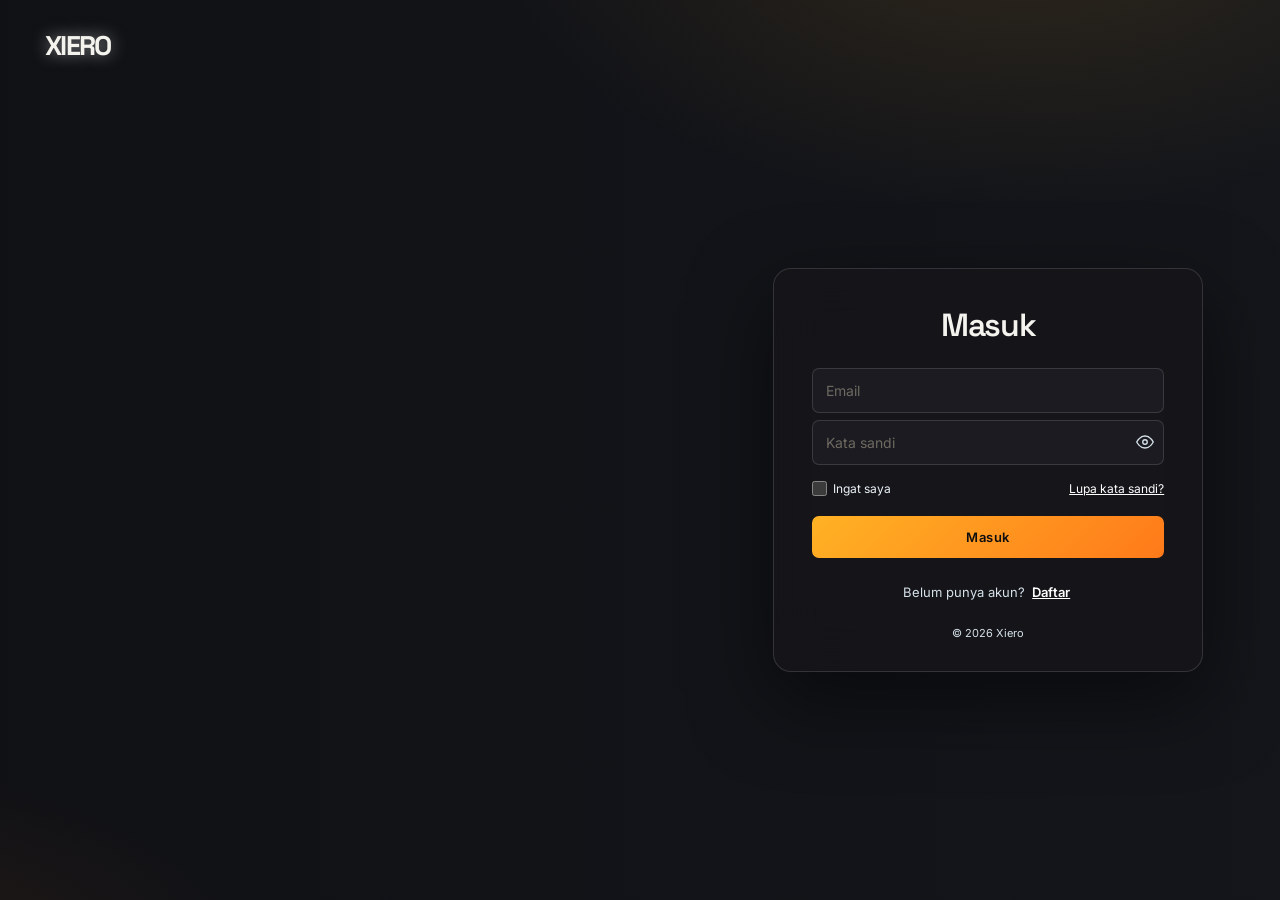
<file: login-view.html>
<!DOCTYPE html>
<html lang="id">

<head>
    <meta charset="UTF-8">
  <meta name="viewport" content="width=device-width, initial-scale=1.0">
  <title data-nx-raw>Masuk / Daftar - Xiero</title>
  <link rel="icon" href="/favicon.ico" sizes="any">
  <link rel="icon" type="image/png" sizes="32x32" href="/icons/favicon-32x32.png">
  <link rel="icon" type="image/png" sizes="16x16" href="/icons/favicon-16x16.png">
  <link rel="apple-touch-icon" sizes="180x180" href="/apple-touch-icon.png">
  <link rel="preconnect" href="https://fonts.googleapis.com">
  <link rel="preconnect" href="https://fonts.gstatic.com" crossorigin>
  <link href="https://fonts.googleapis.com/css2?family=Space+Grotesk:wght@300;400;500;600;700&family=Inter:wght@300;400;500;600&display=swap" rel="stylesheet">
<style>
:root{--black:#263747;--charcoal:#52677a;--graphite:#718295;--graphite-2:#62758a;--silver:#edf4f9;--silver-dim:#d6e2ea;--chrome:#fff;--white:#fff;--line:rgba(255,255,255,.22);--line-strong:rgba(255,255,255,.42);--danger:#ffdbde;--success:#d6ffe5;--font-display:'Space Grotesk',sans-serif;--font-body:'Inter',sans-serif}
*,*::before,*::after{box-sizing:border-box}html{min-height:100%;-webkit-font-smoothing:antialiased}body{margin:0;background:#0E0E11;color:#F5F3EE;font:14px/1.5 var(--font-body);min-height:100vh}
.scene{position:fixed;inset:0;z-index:0;background:radial-gradient(900px 500px at 80% -10%, rgba(255,178,36,.14), transparent 60%), radial-gradient(700px 400px at -10% 110%, rgba(255,122,26,.10), transparent 55%), #0E0E11}.scene iframe{position:absolute;inset:0;width:100%;height:100%;border:0;pointer-events:none;background:transparent}.scene:after{content:'';position:absolute;inset:0;background:linear-gradient(90deg,rgba(43,55,68,.08),rgba(43,55,68,.18));pointer-events:none}html.scene-failed .scene iframe{display:none}
.brand{position:absolute;top:32px;left:3.5vw;z-index:2;color:white;font:700 27px/1 var(--font-display);letter-spacing:-.06em;text-decoration:none;text-shadow:0 0 16px #ffffff80}.brand .dot{display:none}.brand:focus-visible,a:focus-visible,button:focus-visible,input:focus-visible,select:focus-visible{outline:2px solid #fff;outline-offset:3px}
.auth-shell{position:relative;z-index:1;min-height:100svh;display:flex;align-items:center;justify-content:flex-end;padding:80px 6vw 40px;pointer-events:none}.auth-shell #container{pointer-events:auto}#container{width:min(100%,430px);border:1px solid rgba(245,243,238,.14);border-radius:18px;background:rgba(21,21,26,.88);box-shadow:0 28px 80px rgba(0,0,0,.5);backdrop-filter:blur(24px);-webkit-backdrop-filter:blur(24px);overflow:hidden}.hud-corner,.page{display:none!important}#container .register{display:none}#container.active .login{display:none}#container.active .register{display:block}.content{padding:38px 38px 30px;text-align:center}.content h1{font:600 32px/1.15 var(--font-display);letter-spacing:-.04em;margin:0 0 24px}.content p{font-size:13px;line-height:1.5;margin:0}form input:not([type=checkbox]),form select{display:block;width:100%;min-width:0;min-height:45px;margin:7px 0;padding:11px 13px;border:1px solid rgba(255,255,255,.32);border-radius:7px;background:rgba(235,245,255,.12);color:white;font:14px var(--font-body)}form select option{color:#253647;background:white}form input::placeholder{color:#e1eaf1;opacity:1}form input:focus,form select:focus{border-color:white;background:rgba(235,245,255,.2)}form input[type=checkbox]{accent-color:#fff;flex-shrink:0}
button{font-family:var(--font-body);cursor:pointer;color:white}form button:not([onclick^="togglePass"]){min-height:42px;padding:10px 13px;border:1px solid rgba(255,255,255,.5);border-radius:7px;background:rgba(255,255,255,.12);font-size:12px;font-weight:600}form button:disabled{opacity:.5;cursor:not-allowed}form button[type=submit]{width:100%;margin-top:10px;background:#fff;color:#354657;border-color:white;font-size:13px;letter-spacing:.04em}form button[type=submit]:hover:not(:disabled){background:#dceaf4}form button[onclick^="togglePass"]{color:white}form input[type=tel],#waOtpInputLogin input,#waOtpInputReg input,#emailOtpInputReg input{min-width:0}#btnSendOtpLogin,#btnSendOtpReg,#waOtpInputLogin button,#waOtpInputReg button{flex-shrink:0;white-space:nowrap}
.remember{float:left;text-align:left}.forget{float:right;margin:8px 0}.clearfix{clear:both;display:table}a{color:white}.forget a,.otp-hint a{color:white}.error-msg{display:block;color:var(--danger);margin:8px 0;font-size:13px}.wa-member{color:var(--success)}.wa-not_member,.wa-invalid{color:var(--danger)}.wa-error{color:#ffe1b3}.wa-checking{color:var(--silver-dim)}.mobile-switch{margin:19px 0 4px;font-size:13px;color:var(--silver-dim)}.mobile-switch button{border:0;background:none;color:#fff;text-decoration:underline;font:600 13px var(--font-body);padding:7px 3px;margin:0}.loginwith{display:flex;align-items:center;gap:12px;color:var(--silver-dim);font-size:11px;margin:16px 0 0}.loginwith:before,.loginwith:after{content:'';flex:1;height:1px;background:var(--line)}a[href="google_login_start.php"]{display:inline-flex!important;align-items:center;justify-content:center;min-height:42px;min-width:64px;border:1px solid var(--line-strong);border-radius:24px;background:rgba(255,255,255,.10)}.copy{display:block;font-size:11px;color:var(--silver-dim);margin-top:18px}.otp-hint span{display:inline}.cf-turnstile{max-width:100%!important}
@media(max-width:700px){.brand{top:25px;left:20px;font-size:24px}.auth-shell{align-items:flex-start;justify-content:center;padding:35svh 16px 30px}.content{padding:30px 24px 25px}.content h1{font-size:28px}.scene:after{background:linear-gradient(180deg,rgba(43,55,68,.06),rgba(43,55,68,.22))}}
@media(max-width:360px){.content{padding:26px 17px}#btnSendOtpLogin,#btnSendOtpReg{padding:8px;font-size:11px}.remember,.forget{font-size:11px!important}}
@media(prefers-reduced-motion:reduce){.scene iframe{display:none}}
</style>
<style>
:root{color-scheme:dark}
body{background:radial-gradient(900px 500px at 80% -10%, rgba(255,178,36,.12), transparent 60%), radial-gradient(700px 400px at -10% 110%, rgba(255,122,26,.08), transparent 55%), #0E0E11 !important; color:#F5F3EE}
.panel,.card,form{background:#15151A !important; border-color:rgba(245,243,238,.12) !important}
input,select{background:#1B1B21 !important; color:#F5F3EE !important; border-color:rgba(245,243,238,.14) !important}
input::placeholder{color:#6E6A61 !important}
a{color:#FFB224}
button[type=submit],.btn-primary{background:linear-gradient(135deg,#FFB224,#FF7A1A) !important; color:#0E0E11 !important; border:0 !important}
.brand{color:#F5F3EE !important}
.dot{background:linear-gradient(135deg,#FFB224,#FF7A1A) !important}
</style>
</head>

<body>
  <div class="scene" aria-hidden="true"></div>

  <a href="/index.php" class="brand"><span class="dot"></span>XIERO</a>

  <main class="auth-shell"><div id="container" class="">
    <span class="hud-corner tl"></span>
    <span class="hud-corner tr"></span>
    <span class="hud-corner bl"></span>
    <span class="hud-corner br"></span>

    <!-- FORM LOGIN -->
    <div class="login">
      <div class="content">
        <h1 data-nx-raw>Masuk</h1>
        <form action="#" data-demo="login" method="POST" id="loginForm">
          <input type="hidden" name="csrf_token" value="a66113a4b706e5b2e44b06131f6a9bf2640b617dbcbb50243928d7488b434160">
          <input type="email" name="email" placeholder="Email" data-nx-raw required value="">
          <div style="position:relative;width:100%;">
            <input type="password" name="password" id="loginpass" placeholder="Kata sandi" data-nx-raw required style="padding-right:44px;">
            <button type="button" aria-label="Kata sandi" onclick="togglePass('loginpass', this)" style="position:absolute;right:2px;top:50%;transform:translateY(-50%);background:none;border:none;padding:8px;margin:0;display:flex;align-items:center;justify-content:center;cursor:pointer;text-transform:none;letter-spacing:0;">
              <svg class="eye-open" width="18" height="18" viewBox="0 0 24 24" fill="none" stroke="var(--silver-dim)" stroke-width="1.8" stroke-linecap="round" stroke-linejoin="round"><path d="M1 12s4-8 11-8 11 8 11 8-4 8-11 8-11-8-11-8z"/><circle cx="12" cy="12" r="3"/></svg>
              <svg class="eye-closed" width="18" height="18" viewBox="0 0 24 24" fill="none" stroke="var(--silver-dim)" stroke-width="1.8" stroke-linecap="round" stroke-linejoin="round" style="display:none;"><path d="M17.94 17.94A10.94 10.94 0 0 1 12 20c-7 0-11-8-11-8a18.5 18.5 0 0 1 5.06-5.94M9.9 4.24A9.12 9.12 0 0 1 12 4c7 0 11 8 11 8a18.5 18.5 0 0 1-2.16 3.19m-6.72-1.07a3 3 0 1 1-4.24-4.24"/><line x1="1" y1="1" x2="23" y2="23"/></svg>
            </button>
          </div>
                    <span class="remember" style="display:flex;align-items:center;gap:6px;margin:8px 0;"><input type="checkbox" id="rememberMe" name="remember_me" value="1" style="width:15px;height:15px;margin:0;"> <label for="rememberMe" style="font-size:12px;margin:0;cursor:pointer;color:var(--silver);" data-nx-raw>Ingat saya</label></span>
          <span class="forget" style="font-size:12px;"><a href="lupapw.php" data-nx-raw>Lupa kata sandi?</a></span>
          <span class="clearfix"></span>
                              <button type="submit" id="btnMasuk"  data-nx-raw>Masuk</button>
        </form>
        <div class="mobile-switch"><span data-nx-raw>Belum punya akun?</span> <button type="button" onclick="mobileToRegister()" data-nx-raw>Daftar</button></div>
        <span class="loginwith" data-nx-raw style="display:none">Atau masuk dengan</span>
        
        <span class="copy">&copy; 2026 Xiero</span>
      </div>
    </div>

    <!-- PANEL DEPAN (ajakan register) -->
    <div class="page front">
      <div class="content">
        <svg xmlns="http://www.w3.org/2000/svg" width="56" height="56" viewBox="0 0 24 24" fill="none" stroke="currentColor" stroke-width="1.5" stroke-linecap="round" stroke-linejoin="round"><path d="M16 21v-2a4 4 0 0 0-4-4H5a4 4 0 0 0-4 4v2"/><circle cx="8.5" cy="7" r="4"/><line x1="20" y1="8" x2="20" y2="14"/><line x1="23" y1="11" x2="17" y2="11"/></svg>
        <h1 style="margin-top:18px;" data-nx-raw>Halo, teman!</h1>
        <p data-nx-raw>Isi data pribadi dan mulai perjalananmu bersama kami.</p>
        <button type="button" id="registerBtn"><span data-nx-raw>Daftar</span> <svg xmlns="http://www.w3.org/2000/svg" width="16" height="16" viewBox="0 0 24 24" fill="none" stroke="currentColor" stroke-width="2" stroke-linecap="round" stroke-linejoin="round"><circle cx="12" cy="12" r="10"/><polyline points="12 16 16 12 12 8"/><line x1="8" y1="12" x2="16" y2="12"/></svg></button>
      </div>
    </div>

    <!-- PANEL BELAKANG (ajakan login) -->
    <div class="page back">
      <div class="content">
        <svg xmlns="http://www.w3.org/2000/svg" width="56" height="56" viewBox="0 0 24 24" fill="none" stroke="currentColor" stroke-width="1.5" stroke-linecap="round" stroke-linejoin="round"><path d="M15 3h4a2 2 0 0 1 2 2v14a2 2 0 0 1-2 2h-4"/><polyline points="10 17 15 12 10 7"/><line x1="15" y1="12" x2="3" y2="12"/></svg>
        <h1 style="margin-top:18px;" data-nx-raw>Selamat datang kembali!</h1>
        <p data-nx-raw>Masuk dengan data akunmu untuk melanjutkan.</p>
        <button type="button" id="loginBtn"><svg xmlns="http://www.w3.org/2000/svg" width="16" height="16" viewBox="0 0 24 24" fill="none" stroke="currentColor" stroke-width="2" stroke-linecap="round" stroke-linejoin="round"><circle cx="12" cy="12" r="10"/><polyline points="12 8 8 12 12 16"/><line x1="16" y1="12" x2="8" y2="12"/></svg> <span data-nx-raw>Masuk</span></button>
      </div>
    </div>

    <!-- FORM REGISTER -->
    <div class="register">
      <div class="content">
        <h1 style="margin-bottom:16px;" data-nx-raw>Daftar</h1>
        <form action="#" data-demo="register" method="POST" id="registerForm">
          <input type="hidden" name="csrf_token" value="a66113a4b706e5b2e44b06131f6a9bf2640b617dbcbb50243928d7488b434160">
          <input type="text" name="username" placeholder="Nama pengguna" data-nx-raw required pattern="[a-zA-Z0-9_]{3,20}">
          <input type="email" name="email" id="regEmail" placeholder="Email" data-nx-raw required pattern="[a-zA-Z0-9._%+-]+@gmail\.com" title="Hanya email @gmail.com yang diperbolehkan.">
                              <div style="width:100%;text-align:left;margin:8px 0;">
            <div style="display:flex;gap:8px;margin-bottom:6px;">
              <button type="button" id="btnSendOtpEmailReg" onclick="sendEmailOtp()" style="flex:1;" data-nx-raw>Kirim kode OTP ke email</button>
            </div>
            <p style="font-size:11px;color:var(--silver-dim);margin-bottom:6px;" data-nx-raw>Kode OTP akan dikirim ke email di atas.</p>
            <div id="emailOtpInputReg" style="display:none;gap:8px;margin-bottom:8px;">
              <input type="text" id="emailOtpCode" placeholder="Kode 6 digit" data-nx-raw maxlength="6" style="flex:1;margin:0;letter-spacing:2px;">
              <button type="button" onclick="verifyEmailOtp()" data-nx-raw>Verifikasi</button>
            </div>
            <div id="emailStatusReg" style="font-size:12px;margin-bottom:6px;min-height:16px;"></div>
          </div>
                    <div style="position:relative;width:100%;">
            <input type="password" name="password" id="rpass" placeholder="Kata sandi" data-nx-raw required minlength="8" style="padding-right:44px;">
            <button type="button" aria-label="Kata sandi" onclick="togglePass('rpass', this)" style="position:absolute;right:2px;top:50%;transform:translateY(-50%);background:none;border:none;padding:8px;margin:0;display:flex;align-items:center;justify-content:center;cursor:pointer;text-transform:none;letter-spacing:0;">
              <svg class="eye-open" width="18" height="18" viewBox="0 0 24 24" fill="none" stroke="var(--silver-dim)" stroke-width="1.8" stroke-linecap="round" stroke-linejoin="round"><path d="M1 12s4-8 11-8 11 8 11 8-4 8-11 8-11-8-11-8z"/><circle cx="12" cy="12" r="3"/></svg>
              <svg class="eye-closed" width="18" height="18" viewBox="0 0 24 24" fill="none" stroke="var(--silver-dim)" stroke-width="1.8" stroke-linecap="round" stroke-linejoin="round" style="display:none;"><path d="M17.94 17.94A10.94 10.94 0 0 1 12 20c-7 0-11-8-11-8a18.5 18.5 0 0 1 5.06-5.94M9.9 4.24A9.12 9.12 0 0 1 12 4c7 0 11 8 11 8a18.5 18.5 0 0 1-2.16 3.19m-6.72-1.07a3 3 0 1 1-4.24-4.24"/><line x1="1" y1="1" x2="23" y2="23"/></svg>
            </button>
          </div>
          <div style="position:relative;width:100%;">
            <input type="password" name="password_confirm" id="rpass2" placeholder="Konfirmasi kata sandi" data-nx-raw required minlength="8" oninput="checkMatch()" style="padding-right:44px;">
            <button type="button" aria-label="Konfirmasi kata sandi" onclick="togglePass('rpass2', this)" style="position:absolute;right:2px;top:50%;transform:translateY(-50%);background:none;border:none;padding:8px;margin:0;display:flex;align-items:center;justify-content:center;cursor:pointer;text-transform:none;letter-spacing:0;">
              <svg class="eye-open" width="18" height="18" viewBox="0 0 24 24" fill="none" stroke="var(--silver-dim)" stroke-width="1.8" stroke-linecap="round" stroke-linejoin="round"><path d="M1 12s4-8 11-8 11 8 11 8-4 8-11 8-11-8-11-8z"/><circle cx="12" cy="12" r="3"/></svg>
              <svg class="eye-closed" width="18" height="18" viewBox="0 0 24 24" fill="none" stroke="var(--silver-dim)" stroke-width="1.8" stroke-linecap="round" stroke-linejoin="round" style="display:none;"><path d="M17.94 17.94A10.94 10.94 0 0 1 12 20c-7 0-11-8-11-8a18.5 18.5 0 0 1 5.06-5.94M9.9 4.24A9.12 9.12 0 0 1 12 4c7 0 11 8 11 8a18.5 18.5 0 0 1-2.16 3.19m-6.72-1.07a3 3 0 1 1-4.24-4.24"/><line x1="1" y1="1" x2="23" y2="23"/></svg>
            </button>
          </div>
          <div id="passMsg" style="font-size:12px;display:none;"></div>
          <span class="remember" style="display:flex;align-items:center;gap:6px;margin:8px 0;"><input type="checkbox" id="acceptTerms" name="accept_terms" value="1" required style="width:15px;height:15px;margin:0;"> <label for="acceptTerms" style="font-size:12px;margin:0;cursor:pointer;color:var(--silver);"><span data-nx-raw>Saya menyetujui </span>&nbsp;<a href="https://portal.xieroku.com/privacy.php" target="_blank" style="color:var(--chrome);text-decoration:underline;" data-nx-raw>syarat dan ketentuan</a></label></span>
          <span class="clearfix"></span>
                    
          <button type="submit" id="btnDaftar" disabled onclick="return checkMatch(true)" data-nx-raw>Daftar</button>
        </form>
        <div class="mobile-switch"><span data-nx-raw>Sudah punya akun?</span> <button type="button" onclick="mobileToLogin()" data-nx-raw>Masuk</button></div>
      </div>
    </div>
  </div>

  </main>
  <script>
  (function(){
    document.querySelectorAll('form input[placeholder]').forEach(function(el){el.setAttribute('aria-label',el.placeholder)});
    document.querySelectorAll('select[name=wa_country]').forEach(function(el){el.setAttribute('aria-label','WhatsApp country code')});
    
    var registerButton = document.getElementById('registerBtn');
    var loginButton    = document.getElementById('loginBtn');
    var container      = document.getElementById('container');
    if (!container) return;
    if (location.hash === '#register') { container.className = 'active'; }

    if (registerButton) {
      registerButton.addEventListener('click', function () {
        container.className = 'active';
        setTimeout(function(){
          document.querySelectorAll('#container > div').forEach(function(el){ el.scrollTop = 0; });
        }, 50);
      });
    }
    if (loginButton) {
      loginButton.addEventListener('click', function () {
        container.className = 'close';
      });
    }
    window.mobileToRegister = function () { container.className = 'active'; document.querySelector('#registerForm input[name=username]').focus({preventScroll:true}); };
    window.mobileToLogin    = function () { container.className = ''; document.querySelector('#loginForm input[name=email]').focus({preventScroll:true}); };
  })();
  </script>

  <script data-nx-raw>
  const nxAuthMsg = {"pageTitle":"Masuk \/ Daftar - Xiero","login":"Masuk","register":"Daftar","email":"Email","username":"Nama pengguna","password":"Kata sandi","confirmPassword":"Konfirmasi kata sandi","remember":"Ingat saya","forgot":"Lupa kata sandi?","noAccount":"Belum punya akun?","haveAccount":"Sudah punya akun?","orConnect":"Atau masuk dengan","googleLogin":"Masuk dengan Google","hello":"Halo, teman!","intro":"Isi data pribadi dan mulai perjalananmu bersama kami.","welcome":"Selamat datang kembali!","welcomeBody":"Masuk dengan data akunmu untuk melanjutkan.","accept":"Saya menyetujui ","terms":"syarat dan ketentuan","waNeeded":"WhatsApp 2FA diperlukan untuk akun ini.","sendOtp":"Kirim OTP","otpCode":"Kode 6 digit","verify":"Verifikasi","waHint":"OTP dikirim lewat WhatsApp.","noOtp":"Belum dapat OTP?","contactBot":"Hubungi bot","emailSendOtp":"Kirim kode OTP ke email","emailOtpHint":"Kode OTP akan dikirim ke email di atas.","passwordMatch":"Kata sandi cocok","passwordMismatch":"Kata sandi tidak cocok","invalidPhone":"Format nomor tidak valid.","sending":"Mengirim...","resend":"Kirim ulang","wait":"Tunggu","otpFailed":"Gagal mengirim OTP.","otpSix":"OTP harus 6 digit.","verifying":"Memverifikasi...","verificationFailed":"Verifikasi gagal.","gmailOnly":"Hanya email @gmail.com yang diperbolehkan.","captchaFirst":"Selesaikan captcha di bawah terlebih dahulu.","joinGroup":"Gabung grup","reportFounder":"Laporkan ke founder","close":"Tutup"};
  function togglePass(inputId, btn) {
    const input = document.getElementById(inputId);
    const eyeOpen = btn.querySelector('.eye-open');
    const eyeClosed = btn.querySelector('.eye-closed');
    if (input.type === 'password') {
      input.type = 'text';
      eyeOpen.style.display = 'none';
      eyeClosed.style.display = 'block';
    } else {
      input.type = 'password';
      eyeOpen.style.display = 'block';
      eyeClosed.style.display = 'none';
    }
  }
  function checkMatch(submit) {
    const p1 = document.getElementById('rpass').value;
    const p2 = document.getElementById('rpass2').value;
    const msg = document.getElementById('passMsg');
    if (!p2) { msg.style.display='none'; return true; }
    msg.style.display = 'block';
    if (p1 === p2) { msg.style.color='var(--success)'; msg.textContent=nxAuthMsg.passwordMatch; return true; }
    msg.style.color = 'var(--danger)'; msg.textContent = nxAuthMsg.passwordMismatch;
    if (submit) { alert(nxAuthMsg.passwordMismatch + '!'); return false; }
    return false;
  }
  function idSuffix(scope) { return {'login':'Login','reg':'Reg'}[scope] || 'Login'; }
  function sendWaOtp(scope) {
    const suf = idSuffix(scope);
    const country = document.getElementById('waCountry'+suf).value;
    const number  = document.getElementById('waNumber'+suf).value.trim();
    const statusEl = document.getElementById('waStatus'+suf);
    const btnSend  = document.getElementById('btnSendOtp'+suf);
    const otpBox   = document.getElementById('waOtpInput'+suf);
    const endpoint = scope === 'login' ? '/send_wa_otp_login.php' : '/send_wa_otp.php';
    if (!number || number.length < 8) { statusEl.textContent=nxAuthMsg.invalidPhone; statusEl.className='wa-invalid'; return; }
    btnSend.disabled = true; btnSend.textContent = nxAuthMsg.sending; statusEl.textContent = ''; statusEl.className = '';
    fetch(endpoint, {method:'POST',headers:{'Content-Type':'application/x-www-form-urlencoded'},body:'wa_country='+encodeURIComponent(country)+'&wa_number='+encodeURIComponent(number)})
    .then(r=>r.json()).then(data => {
      if (data.popup) {
        showGrubModal(data.message);
        statusEl.textContent = ''; statusEl.className = '';
        btnSend.disabled = false; btnSend.textContent = nxAuthMsg.sendOtp;
        return;
      }
      statusEl.textContent = data.message; statusEl.className = data.success ? 'wa-member' : 'wa-not_member';
      if (data.success) { otpBox.style.display='flex'; setTimeout(()=>{ document.getElementById('otpHint'+suf).style.display='block'; },5000); }
      let secs=60; const t=setInterval(()=>{ secs--; if(secs<=0){clearInterval(t);btnSend.disabled=false;btnSend.textContent=nxAuthMsg.resend;}else{btnSend.textContent=nxAuthMsg.wait+' ('+secs+'s)';} },1000);
    }).catch(()=>{ statusEl.textContent=nxAuthMsg.otpFailed; statusEl.className='wa-error'; btnSend.disabled=false; btnSend.textContent=nxAuthMsg.sendOtp; });
  }
  function verifyWaOtp(scope) {
    const suf = idSuffix(scope);
    const country = document.getElementById('waCountry'+suf).value;
    const number  = document.getElementById('waNumber'+suf).value.trim();
    const otp     = document.getElementById('waOtpCode'+suf).value.trim();
    const statusEl = document.getElementById('waStatus'+suf);
    const btnEl = scope==='login' ? document.getElementById('btnMasuk') : document.getElementById('btnDaftar');
    if (!/^\d{6}$/.test(otp)) { statusEl.textContent=nxAuthMsg.otpSix; statusEl.className='wa-invalid'; return; }
    statusEl.textContent=nxAuthMsg.verifying; statusEl.className='wa-checking';
    fetch('/verify_wa_otp.php',{method:'POST',headers:{'Content-Type':'application/x-www-form-urlencoded'},body:'wa_country='+encodeURIComponent(country)+'&wa_number='+encodeURIComponent(number)+'&otp='+encodeURIComponent(otp)})
    .then(r=>r.json()).then(data=>{
      statusEl.textContent=data.message; statusEl.className=data.success?'wa-member':'wa-not_member';
      if(data.success && scope === 'reg'){ checkRegisterButtonState(); } else if (data.success) { btnEl.disabled = false; }
    }).catch(()=>{ statusEl.textContent=nxAuthMsg.verificationFailed; statusEl.className='wa-error'; });
  }
  let emailVerifiedReg = false;
  function checkRegisterButtonState() {
    const btn = document.getElementById('btnDaftar');
    if (!btn) return;
    const needWaCheck = false;
    const needEmailCheck = true;
    let waOk = !needWaCheck;
    let emailOk = !needEmailCheck || emailVerifiedReg;
    btn.disabled = !(waOk && emailOk);
  }
  function sendEmailOtp() {
    const email = document.getElementById('regEmail').value.trim();
    const statusEl = document.getElementById('emailStatusReg');
    const btnSend = document.getElementById('btnSendOtpEmailReg');
    const otpBox = document.getElementById('emailOtpInputReg');
    const csrf = document.querySelector('#registerForm input[name="csrf_token"]').value;
    if (!email || !/^[^\s@]+@gmail\.com$/i.test(email)) {
      statusEl.textContent = nxAuthMsg.gmailOnly; statusEl.className = 'wa-invalid'; return;
    }
    const turnstileToken = 'demo';
    if (false && !turnstileToken) {
      statusEl.textContent = nxAuthMsg.captchaFirst; statusEl.className = 'wa-invalid'; return;
    }
    btnSend.disabled = true; btnSend.textContent = nxAuthMsg.sending; statusEl.textContent = ''; statusEl.className = '';
    fetch('/send_email_otp.php', {
      method: 'POST', headers: {'Content-Type':'application/x-www-form-urlencoded'},
      body: 'csrf_token='+encodeURIComponent(csrf)+'&turnstile_token='+encodeURIComponent(turnstileToken)+'&email='+encodeURIComponent(email)
    }).then(r=>r.json()).then(data => {
      statusEl.textContent = data.message; statusEl.className = data.success ? 'wa-member' : 'wa-not_member';
      if (data.success) { otpBox.style.display = 'flex'; }
      let secs=60; const t=setInterval(()=>{ secs--; if(secs<=0){clearInterval(t);btnSend.disabled=false;btnSend.textContent=nxAuthMsg.emailSendOtp;}else{btnSend.textContent=nxAuthMsg.wait+' ('+secs+'s)';} },1000);
    }).catch(()=>{ statusEl.textContent=nxAuthMsg.otpFailed; statusEl.className='wa-error'; btnSend.disabled=false; btnSend.textContent=nxAuthMsg.emailSendOtp; })
    .finally(()=>{ if (typeof turnstile !== 'undefined') turnstile.reset(); });
  }
  function verifyEmailOtp() {
    const email = document.getElementById('regEmail').value.trim();
    const code = document.getElementById('emailOtpCode').value.trim();
    const statusEl = document.getElementById('emailStatusReg');
    const csrf = document.querySelector('#registerForm input[name="csrf_token"]').value;
    if (!/^\d{6}$/.test(code)) { statusEl.textContent=nxAuthMsg.otpSix; statusEl.className='wa-invalid'; return; }
    statusEl.textContent=nxAuthMsg.verifying; statusEl.className='wa-checking';
    fetch('/verify_email_otp.php', {
      method: 'POST', headers: {'Content-Type':'application/x-www-form-urlencoded'},
      body: 'csrf_token='+encodeURIComponent(csrf)+'&email='+encodeURIComponent(email)+'&otp='+encodeURIComponent(code)
    }).then(r=>r.json()).then(data => {
      statusEl.textContent = data.message; statusEl.className = data.success ? 'wa-member' : 'wa-not_member';
      if (data.success) { emailVerifiedReg = true; checkRegisterButtonState(); }
    }).catch(()=>{ statusEl.textContent=nxAuthMsg.verificationFailed; statusEl.className='wa-error'; });
  }
    </script>

  <div id="grubModalOverlay" style="display:none;position:fixed;inset:0;background:rgba(4,4,5,0.75);z-index:9999;align-items:center;justify-content:center;padding:20px;">
    <div style="background:var(--charcoal);border:1px solid var(--line);border-radius:10px;max-width:380px;width:100%;padding:28px 24px;text-align:center;box-shadow:0 20px 50px rgba(0,0,0,0.5);">
      <div style="width:56px;height:56px;border-radius:50%;background:var(--graphite);border:1px solid var(--line-strong);display:flex;align-items:center;justify-content:center;margin:0 auto 16px;">
        <svg width="26" height="26" fill="none" stroke="var(--chrome)" stroke-width="1.6" viewBox="0 0 24 24"><path d="M12 9v4M12 17h.01M10.29 3.86l-8.18 14.18A2 2 0 0 0 3.82 21h16.36a2 2 0 0 0 1.71-2.96L13.71 3.86a2 2 0 0 0-3.42 0z"/></svg>
      </div>
      <div id="grubModalMessage" style="font-size:14px;color:var(--silver);line-height:1.55;margin-bottom:20px;white-space:pre-line;"></div>
      <div style="display:flex;flex-direction:column;gap:10px;">
        <a href="https://wa.me/6282183365089" target="_blank" style="display:block;background:var(--white);color:var(--black);text-decoration:none;padding:12px;border-radius:6px;font-weight:600;font-size:13px;letter-spacing:.04em;" data-nx-raw>WhatsApp 082183365089</a>
        <a href="https://instagram.com/itsmexiero_" target="_blank" style="display:block;background:transparent;border:1px solid var(--line-strong);color:var(--chrome);text-decoration:none;padding:12px;border-radius:6px;font-weight:500;font-size:13px;" data-nx-raw>Instagram @itsmexiero_</a>
        <button type="button" onclick="closeGrubModal()" style="background:none;border:none;color:var(--silver-dim);font-size:12px;padding:6px;cursor:pointer;text-transform:none;letter-spacing:0;margin:0;" data-nx-raw>Tutup</button>
      </div>
    </div>
  </div>
  <script>
    function showGrubModal(message) {
      document.getElementById('grubModalMessage').textContent = message;
      document.getElementById('grubModalOverlay').style.display = 'flex';
    }
    function closeGrubModal() {
      document.getElementById('grubModalOverlay').style.display = 'none';
    }
  </script>
<script>
(function(){var f=document.querySelector('.scene iframe'),lost=false,retries=0,timer;function fail(){document.documentElement.classList.add('scene-failed')}function startTimer(){clearTimeout(timer);timer=setTimeout(function check(){if(document.hidden){timer=setTimeout(check,5000);return}fail()},120000)}function recover(){if(!lost||document.hidden)return;lost=false;if(retries++>=2){fail();return}document.documentElement.classList.remove('scene-failed');f.src=f.getAttribute('src');startTimer()}window.addEventListener('message',function(e){if(e.origin!==location.origin||e.source!==f.contentWindow)return;if(e.data==='xiero-3d-ready'){clearTimeout(timer);document.documentElement.classList.remove('scene-failed')}else if(e.data==='xiero-3d-unavailable')fail();else if(e.data==='xiero-3d-context-lost'){lost=true;setTimeout(recover,100)}});f.addEventListener('error',fail);document.addEventListener('visibilitychange',recover);window.addEventListener('pageshow',recover);if(matchMedia('(prefers-reduced-motion: reduce)').matches)fail();else {try{var gl=document.createElement('canvas').getContext('webgl2');if(!gl)fail();else{var ex=gl.getExtension('WEBGL_lose_context');if(ex)ex.loseContext();startTimer()}}catch(e){fail()}}function unlock(){try{if(typeof f.contentWindow.__xieroAudioUnlock==='function')f.contentWindow.__xieroAudioUnlock()}catch(e){}}document.addEventListener('pointerdown',unlock,true);document.addEventListener('keydown',unlock,true)})();
</script>

</body>

</html>
</file>
<file: assets/fonts/zfonts.css>
/* NexHost AI — z.ai-style fonts (Geist, Geist Mono, Noto Serif), self-hosted */
@font-face{font-family:'Geist';font-style:normal;font-weight:300 700;font-display:swap;src:url(/assets/fonts/geist-latin-ext.woff2) format('woff2');unicode-range:U+0100-02BA, U+02BD-02C5, U+02C7-02CC, U+02CE-02D7, U+02DD-02FF, U+0304, U+0308, U+0329, U+1D00-1DBF, U+1E00-1E9F, U+1EF2-1EFF, U+2020, U+20A0-20AB, U+20AD-20C4, U+2113, U+2C60-2C7F, U+A720-A7FF}
@font-face{font-family:'Geist';font-style:normal;font-weight:300 700;font-display:swap;src:url(/assets/fonts/geist-latin.woff2) format('woff2');unicode-range:U+0000-00FF, U+0131, U+0152-0153, U+02BB-02BC, U+02C6, U+02DA, U+02DC, U+0304, U+0308, U+0329, U+2000-206F, U+20AC, U+2122, U+2191, U+2193, U+2212, U+2215, U+FEFF, U+FFFD}
@font-face{font-family:'Geist Mono';font-style:normal;font-weight:400 500;font-display:swap;src:url(/assets/fonts/geist-mono-latin-ext.woff2) format('woff2');unicode-range:U+0100-02BA, U+02BD-02C5, U+02C7-02CC, U+02CE-02D7, U+02DD-02FF, U+0304, U+0308, U+0329, U+1D00-1DBF, U+1E00-1E9F, U+1EF2-1EFF, U+2020, U+20A0-20AB, U+20AD-20C4, U+2113, U+2C60-2C7F, U+A720-A7FF}
@font-face{font-family:'Geist Mono';font-style:normal;font-weight:400 500;font-display:swap;src:url(/assets/fonts/geist-mono-latin.woff2) format('woff2');unicode-range:U+0000-00FF, U+0131, U+0152-0153, U+02BB-02BC, U+02C6, U+02DA, U+02DC, U+0304, U+0308, U+0329, U+2000-206F, U+20AC, U+2122, U+2191, U+2193, U+2212, U+2215, U+FEFF, U+FFFD}
@font-face{font-family:'Noto Serif';font-style:normal;font-weight:600 700;font-display:swap;src:url(/assets/fonts/noto-serif-latin-ext.woff2) format('woff2');unicode-range:U+0100-02BA, U+02BD-02C5, U+02C7-02CC, U+02CE-02D7, U+02DD-02FF, U+0304, U+0308, U+0329, U+1D00-1DBF, U+1E00-1E9F, U+1EF2-1EFF, U+2020, U+20A0-20AB, U+20AD-20C4, U+2113, U+2C60-2C7F, U+A720-A7FF}
@font-face{font-family:'Noto Serif';font-style:normal;font-weight:600 700;font-display:swap;src:url(/assets/fonts/noto-serif-latin.woff2) format('woff2');unicode-range:U+0000-00FF, U+0131, U+0152-0153, U+02BB-02BC, U+02C6, U+02DA, U+02DC, U+0304, U+0308, U+0329, U+2000-206F, U+20AC, U+2122, U+2191, U+2193, U+2212, U+2215, U+FEFF, U+FFFD}
</file>
<file: assets/landing.css>
/* NexHost AI — landing v4 · z.ai design language
   light canvas #f7f7f7 · framed white panel · Geist + Noto Serif · grey cards #f2f2f2 · black pills · no accent colour */
:root{
  --bg:#f7f7f7;--pn:#fff;--ink:#0d0d0d;--ink2:#3d3d3d;--mut:#666;--fnt:#999;
  --ln:rgba(13,13,13,.1);--ln2:rgba(13,13,13,.06);--card:#f2f2f2;--card2:#f7f7f7;--ok:#15803d;
  --fs:'Geist','Inter',ui-sans-serif,system-ui,-apple-system,'Segoe UI',Roboto,sans-serif;
  --fh:'Noto Serif',Georgia,'Times New Roman',serif;
  --fm:'Geist Mono',ui-monospace,SFMono-Regular,Menlo,Consolas,monospace;
  color-scheme:light
}
*{box-sizing:border-box}
html{scroll-behavior:smooth;-webkit-text-size-adjust:100%}
body.zx{margin:0;background:var(--bg);color:var(--ink);font:400 15px/1.55 var(--fs);-webkit-font-smoothing:antialiased;text-rendering:optimizeLegibility}
.zx img{max-width:100%}
.zx a{color:inherit}
.zx svg{width:18px;height:18px;fill:none;stroke:currentColor;stroke-width:1.7;stroke-linecap:round;stroke-linejoin:round;flex:none}
.zx ::selection{background:rgba(13,13,13,.12)}
.skip{position:absolute;left:-999px;top:8px;z-index:100;background:#0d0d0d;color:#fff;padding:8px 14px;border-radius:999px;text-decoration:none}
.skip:focus{left:8px}
.sr{position:absolute;width:1px;height:1px;overflow:hidden;clip:rect(0 0 0 0);white-space:nowrap}
.zx :focus-visible{outline:2px solid #0d0d0d;outline-offset:2px;border-radius:8px}

/* ================================================================ shell: rail + framed panel */
.zx-shell{display:flex;min-height:100vh;min-height:100svh;padding:6px 6px 6px 0}
.zx-rail{position:sticky;top:6px;height:calc(100vh - 12px);height:calc(100svh - 12px);width:58px;flex:none;display:flex;flex-direction:column;align-items:center;gap:6px;padding:6px 0 8px}
.rl-ic{width:38px;height:38px;border-radius:10px;display:grid;place-items:center;color:var(--ink2);text-decoration:none;transition:background .15s}
.rl-ic:hover,.rl-ic.on{background:#ebebeb;color:var(--ink)}
.rl-ic img{width:20px;height:20px;display:block}
.zx-brand img,.rl-logo img{filter:invert(1)}
.rl-logo{margin-bottom:4px}
.rl-sp{flex:1}
.rl-av{width:32px;height:32px;border-radius:50%;background:#cfcfcf;color:#fff;font:600 14px/32px var(--fs);text-align:center;text-decoration:none;margin-top:4px}
.rl-av:hover{background:#bdbdbd}
.zx-panel{flex:1;min-width:0;background:var(--pn);border:1px solid var(--ln);border-radius:14px}

/* ================================================================ top bar */
.zx-top{position:sticky;top:0;z-index:30;height:52px;display:flex;align-items:center;gap:4px;padding:0 12px 0 18px;background:rgba(255,255,255,.88);-webkit-backdrop-filter:saturate(180%) blur(14px);backdrop-filter:saturate(180%) blur(14px);border-bottom:1px solid var(--ln);border-radius:14px 14px 0 0}
.zx-brand{display:inline-flex;align-items:center;gap:8px;text-decoration:none;color:var(--ink);font-size:15px;letter-spacing:-.01em}
.zx-brand b{font-weight:600}.zx-brand span{color:var(--fnt);font-weight:500}
.zx-brand img{width:20px;height:20px;display:block}
.zx-links{display:flex;gap:2px;margin-left:18px}
.zx-links a{font-size:13.5px;color:#555;padding:6px 10px;border-radius:8px;text-decoration:none;transition:background .15s,color .15s}
.zx-links a:hover{background:var(--card);color:var(--ink)}
.zx-sp{flex:1}
.zx-tl{display:inline-flex;align-items:center;gap:2px;font:500 13.5px var(--fm);letter-spacing:-.02em;color:var(--ink);text-decoration:none;padding:6px 7px;border-radius:8px}
.zx-tl:hover{background:var(--card)}
.zx-tl svg{width:13px;height:13px;stroke-width:2}
.zx-signin{display:inline-flex;align-items:center;height:32px;padding:0 15px;margin-left:6px;border-radius:999px;background:#0d0d0d;color:#fff!important;font:600 14px var(--fs);text-decoration:none;transition:background .15s}
.zx-signin:hover{background:#333}
.zx-burger{display:none;width:36px;height:36px;border:0;border-radius:10px;background:none;color:var(--ink);cursor:pointer;place-items:center;margin-left:2px}
.zx-burger:hover{background:var(--card)}
.zx-top.stuck{box-shadow:0 1px 0 var(--ln)}

/* ================================================================ home (chat-first) */
.zx-home{position:relative;min-height:calc(100vh - 66px);min-height:calc(100svh - 66px);display:flex;flex-direction:column;align-items:center;padding:24px 24px 14px}
.zx-hero{position:relative;width:min(712px,100%);padding-top:118px}
.zx-dots{position:absolute;left:50%;top:-14px;width:1000px;max-width:none;transform:translateX(-50%);pointer-events:none;user-select:none;z-index:0}
.zx-h1{position:relative;z-index:1;margin:0;font:700 clamp(25px,2.3vw,30px)/1.2 var(--fh);letter-spacing:-.01em;color:var(--ink)}
.zx-sub{position:relative;z-index:1;margin:8px 0 0;font-size:14px;line-height:1.55;color:var(--mut);max-width:560px}
.zx-cards{position:relative;z-index:1;width:min(712px,100%);display:grid;grid-template-columns:repeat(3,minmax(0,1fr));gap:16px 16px;margin:22px 0 28px}
.zc{display:flex;flex-direction:column;align-items:center;gap:9px;text-decoration:none;color:var(--ink);cursor:pointer}
.zc-box{position:relative;display:block;width:100%;aspect-ratio:227/140;background:var(--card);border-radius:16px;overflow:hidden;transition:background .2s}
.zc:hover .zc-box{background:#ebebeb}
.zc-l{font-size:13px;color:var(--ink2);letter-spacing:.005em}
.zc.sel .zc-box{box-shadow:inset 0 0 0 1.5px #0d0d0d}
/* card mockups */
.mk-win,.mk-site,.mk-term{position:absolute;left:11%;right:11%;top:15%;bottom:-8%;display:block;background:#fff;border-radius:8px 8px 0 0;box-shadow:0 1px 2px rgba(0,0,0,.05),0 4px 14px rgba(0,0,0,.07);overflow:hidden;transition:transform .35s cubic-bezier(.2,.7,.2,1)}
.zc:hover .mk-win,.zc:hover .mk-site,.zc:hover .mk-term{transform:translateY(-4px)}
.mk-bar{display:flex;align-items:center;gap:3px;height:11px;padding:0 6px;background:#fafafa;border-bottom:1px solid #efefef}
.mk-bar i{width:4px;height:4px;border-radius:50%;background:#d6d6d6}
.mk-win img{display:block;width:100%;height:calc(100% - 11px);object-fit:cover;object-position:left top}
.mk-free{position:absolute;inset:0;width:100%;height:100%;object-fit:cover;object-position:center 40%;mix-blend-mode:multiply;filter:saturate(.55);transition:transform .5s cubic-bezier(.2,.7,.2,1)}
.zc:hover .mk-free{transform:scale(1.04)}
.mk-reels{position:absolute;inset:0;display:block}
.mk-reels img{position:absolute;top:17%;width:27%;aspect-ratio:3/4;object-fit:cover;border-radius:6px;border:2px solid #fff;box-shadow:0 4px 14px rgba(0,0,0,.14);transition:transform .35s cubic-bezier(.2,.7,.2,1)}
.mk-reels img:nth-child(1){left:18%;transform:rotate(-9deg)}
.mk-reels img:nth-child(2){left:36.5%;top:12%;z-index:2}
.mk-reels img:nth-child(3){left:55%;transform:rotate(9deg)}
.zc:hover .mk-reels img:nth-child(1){transform:rotate(-12deg) translateX(-4px)}
.zc:hover .mk-reels img:nth-child(3){transform:rotate(12deg) translateX(4px)}
.zc:hover .mk-reels img:nth-child(2){transform:translateY(-4px)}
.mk-site{left:17%;right:17%;padding:8px 9px}
.ms-nav{display:flex;align-items:center;gap:4px;margin-bottom:9px}
.ms-nav i{width:7px;height:7px;border-radius:2px;background:#0d0d0d}
.ms-nav b{width:12%;height:3px;border-radius:2px;background:#e3e3e3}
.ms-nav em{margin-left:auto;width:18%;height:7px;border-radius:9px;background:#0d0d0d}
.ms-h{display:block;font:700 13px/1.1 var(--fh);color:var(--ink);margin-bottom:6px;white-space:nowrap}
.ms-l{display:block;height:3px;width:86%;border-radius:2px;background:#e6e6e6;margin-bottom:4px}
.ms-l.s{width:60%}
.ms-btn{display:block;width:30%;height:8px;border-radius:9px;background:#0d0d0d;margin:7px 0 9px}
.ms-row{display:grid;grid-template-columns:repeat(3,1fr);gap:4px}
.ms-row i{height:20px;border-radius:4px;background:#f0f0f0}
.mk-term{padding:9px 10px;font:500 9.5px/1.7 var(--fm);color:var(--ink2);white-space:nowrap}
.mt-l{display:block;overflow:hidden;text-overflow:ellipsis}
.mt-l.c{color:var(--ink)}.mt-l.g{color:var(--ok)}
/* composer */
.zx-comp{position:relative;z-index:2;width:min(712px,100%);margin-top:auto;background:#fff;border:1px solid var(--ln);border-radius:24px;padding:13px 12px 10px 15px;box-shadow:0 4px 16px rgba(0,0,0,.05);transition:border-color .15s,box-shadow .15s}
.zx-comp:focus-within{border-color:rgba(13,13,13,.22);box-shadow:0 6px 22px rgba(0,0,0,.07)}
.zx-comp textarea{display:block;width:100%;min-height:50px;max-height:220px;border:0;outline:0;resize:none;background:none;padding:0 2px;font:400 15px/1.55 var(--fs);color:var(--ink)}
.zx-comp textarea::placeholder{color:#a3a3a3}
.zx-bar{display:flex;align-items:center;gap:6px;margin-top:6px}
.zx-ib{width:28px;height:28px;border-radius:50%;border:1px solid var(--ln);display:grid;place-items:center;color:var(--ink2);text-decoration:none}
.zx-ib:hover{background:var(--card)}
.zx-ib svg{width:15px;height:15px}
.zx-model{display:inline-flex;align-items:center;gap:5px;padding:5px 8px;border-radius:8px;font-size:13.5px;color:var(--ink);text-decoration:none;white-space:nowrap}
.zx-model:hover{background:var(--card)}
.zx-model b{font-weight:500}.zx-model em{font-style:normal;color:var(--fnt)}
.zx-model svg{width:14px;height:14px;color:var(--mut)}
.zx-send{width:30px;height:30px;border-radius:50%;border:0;background:#0d0d0d;color:#fff;display:grid;place-items:center;cursor:pointer;transition:background .15s,transform .15s}
.zx-send:hover{background:#333}
.zx-send:disabled{background:#e8e8e8;color:#9e9e9e;cursor:default}
.zx-send svg{width:16px;height:16px;stroke-width:2.1}
.zx-legal{margin:10px 0 0;font-size:11.5px;color:var(--fnt);text-align:center}
.zx-legal a{color:var(--fnt);text-underline-offset:2px;margin-left:8px;padding-left:9px;border-left:1px solid #e3e3e3}
.zx-legal a:hover{color:var(--ink)}
.zx-more{position:absolute;right:22px;bottom:18px;width:34px;height:34px;border-radius:50%;border:1px solid var(--ln);display:grid;place-items:center;color:var(--mut);background:#fff;text-decoration:none;animation:zxb 2.4s ease-in-out infinite}
.zx-more:hover{color:var(--ink);background:var(--card)}
.zx-more svg{width:16px;height:16px}
@keyframes zxb{50%{transform:translateY(4px)}}

/* ================================================================ sections */
.wrap{width:min(1080px,calc(100% - 48px));margin:0 auto}
.wrap.narrow{width:min(780px,calc(100% - 48px))}
.sec{padding:88px 0;border-top:1px solid var(--ln2);scroll-margin-top:52px}
.sec-head{max-width:740px;margin-bottom:34px}
.eyebrow{display:flex;align-items:center;gap:8px;margin:0 0 10px;font:500 12.5px var(--fm);letter-spacing:-.01em;color:var(--mut)}
.eyebrow .new{font:600 10.5px var(--fs);font-style:normal;letter-spacing:.02em;background:#0d0d0d;color:#fff;padding:2px 8px;border-radius:999px}
.h2{margin:0 0 14px;font:700 clamp(26px,3.1vw,38px)/1.2 var(--fh);letter-spacing:-.015em;color:var(--ink);text-wrap:balance}
.lead{margin:0;font-size:16px;line-height:1.7;color:#4d4d4d;text-wrap:pretty}
.lead b{color:var(--ink);font-weight:600}
.fine{margin:22px 0 0;font-size:13px;line-height:1.65;color:var(--fnt)}
.fine.c{text-align:center}
.fi{width:34px;height:34px;flex:none;border-radius:10px;background:#fff;border:1px solid var(--ln);display:grid;place-items:center;color:var(--ink)}
.fi svg{width:17px;height:17px}
.tag{font:500 11.5px var(--fm);color:var(--mut)}
.stages{display:flex;flex-wrap:wrap;gap:6px;margin-top:18px}
.stages span{font:500 12px var(--fm);padding:5px 11px;border-radius:999px;background:var(--card);color:var(--mut)}
.stages span.on{background:#0d0d0d;color:#fff}
/* stats */
.stat-row{display:grid;grid-template-columns:repeat(5,minmax(0,1fr));background:var(--card2);border:1px solid var(--ln2);border-radius:18px;margin-bottom:14px}
.stat{padding:20px 22px;border-left:1px solid var(--ln2);display:flex;flex-direction:column;gap:2px}
.stat:first-child{border-left:0}
.stat b{font:700 28px/1.15 var(--fh);letter-spacing:-.01em}
.stat span{font-size:13px;color:var(--mut)}
/* engine grid */
.egrid{display:grid;grid-template-columns:repeat(4,minmax(0,1fr));gap:12px}
.etile{display:flex;flex-direction:column;gap:6px;padding:18px 18px 20px;border-radius:16px;background:var(--card2);border:1px solid var(--ln2);text-decoration:none;color:var(--ink);transition:background .2s,transform .2s}
.etile:hover{background:var(--card);transform:translateY(-2px)}
.et-top{display:flex;align-items:center;justify-content:space-between;margin-bottom:8px}
.etile b{font-size:15px;font-weight:600;letter-spacing:-.01em}
.et-d{font-size:13.5px;line-height:1.55;color:var(--mut)}
/* browser frame + stage */
.win{margin:0;background:#fff;border:1px solid var(--ln);border-radius:14px;overflow:hidden;box-shadow:0 1px 2px rgba(0,0,0,.04),0 10px 30px rgba(0,0,0,.06)}
.win-bar{display:flex;align-items:center;gap:6px;height:34px;padding:0 12px;background:#fafafa;border-bottom:1px solid var(--ln2)}
.win-bar i{width:9px;height:9px;border-radius:50%;background:#e2e2e2}
.win-bar span{margin-left:8px;font:500 11.5px var(--fm);color:var(--fnt);white-space:nowrap;overflow:hidden;text-overflow:ellipsis}
.win img{display:block;width:100%;height:auto}
.stage{background:var(--card);border-radius:22px;padding:34px 34px 0;overflow:hidden}
.stage .win{border-radius:12px 12px 0 0;border-bottom:0}
.duo{display:grid;grid-template-columns:minmax(0,1fr) minmax(0,1fr);gap:16px;margin-top:16px;align-items:start}
.duo-shots{display:grid;gap:16px}
/* terminal */
.tm{background:var(--card2);border:1px solid var(--ln);border-radius:14px;overflow:hidden}
.tm-bar{display:flex;align-items:center;gap:6px;height:34px;padding:0 12px;border-bottom:1px solid var(--ln2);background:#fff}
.tm-bar i{width:9px;height:9px;border-radius:50%;background:#e2e2e2}
.tm-bar span{margin-left:8px;font:500 11.5px var(--fm);color:var(--fnt)}
.tm-o{margin:0;padding:16px 18px;font:400 12.5px/1.8 var(--fm);color:var(--ink2);white-space:pre-wrap;overflow-wrap:anywhere}
.tl{display:block;min-height:1.8em}
.tl.c{color:var(--ink);font-weight:500}.tl.g{color:var(--ok)}.tl.d{color:var(--fnt)}.tl.ok{color:var(--ok);font-weight:600}
html.js .tm[data-type] .tl{opacity:0}
html.js .tm[data-type] .tl.on{opacity:1;transition:opacity .2s}
.cur{display:inline-block;width:7px;height:1.05em;margin-left:3px;vertical-align:-2px;background:var(--ink);animation:blink 1s steps(1) infinite}
@keyframes blink{50%{opacity:0}}
/* cards */
.grid3,.grid4{display:grid;gap:12px;margin-top:16px}
.grid3{grid-template-columns:repeat(3,minmax(0,1fr))}
.grid4{grid-template-columns:repeat(4,minmax(0,1fr))}
.feat,.card{padding:20px;border-radius:16px;background:var(--card2);border:1px solid var(--ln2);display:flex;flex-direction:column;gap:8px}
.feat b,.card b{font-size:15px;font-weight:600;letter-spacing:-.01em;line-height:1.35}
.feat p,.card p{margin:0;font-size:13.5px;line-height:1.6;color:var(--mut)}
.feat .fi,.card .fi{margin-bottom:6px}
/* split rows */
.split{display:grid;grid-template-columns:minmax(0,1fr) minmax(0,1fr);gap:56px;align-items:center}
.list{list-style:none;margin:22px 0 0;padding:0;display:flex;flex-direction:column;gap:11px}
.list li{display:flex;gap:10px;font-size:14.5px;line-height:1.55;color:var(--ink2)}
.list svg{width:18px;height:18px;margin-top:2px;color:var(--ok);stroke-width:2.2}
.zx code{font:500 .9em var(--fm);background:var(--card);border-radius:6px;padding:1px 6px}
.artpanel{border-radius:22px;background:var(--card);overflow:hidden;aspect-ratio:4/3}
.artpanel .art{display:block;width:100%;height:100%;object-fit:cover}
#android .artpanel .art,#vps .artpanel .art{mix-blend-mode:multiply;object-fit:contain;padding:6%}
/* reels */
.reels{display:grid;grid-template-columns:repeat(4,minmax(0,1fr));gap:14px}
.reel{margin:0}
.reel-ph{position:relative;border-radius:16px;overflow:hidden;aspect-ratio:3/4;background:var(--card)}
.reel-ph img{display:block;width:100%;height:100%;object-fit:cover;transition:transform .6s cubic-bezier(.2,.7,.2,1)}
.reel:hover .reel-ph img{transform:scale(1.04)}
.reel-play{position:absolute;left:12px;bottom:12px;width:36px;height:36px;border-radius:50%;background:rgba(255,255,255,.92);display:grid;place-items:center;color:var(--ink)}
.reel-play svg{width:18px;height:18px}
.reel figcaption{margin-top:9px;font-size:13px;color:var(--ink2);text-align:center}
/* integrations */
.irows{border:1px solid var(--ln);border-radius:18px;overflow:hidden}
.irow{display:flex;gap:16px;align-items:flex-start;padding:20px 22px;border-top:1px solid var(--ln2);background:#fff;transition:background .15s}
.irow:first-child{border-top:0}
.irow:hover{background:var(--card2)}
.irow b{display:block;font-size:15.5px;font-weight:600;margin-bottom:3px}
.irow p{margin:0;font-size:14px;line-height:1.6;color:var(--mut)}
/* bento */
.bento2{display:grid;grid-template-columns:repeat(3,minmax(0,1fr));gap:12px}
.b2{padding:22px;border-radius:16px;background:var(--card2);border:1px solid var(--ln2);display:flex;flex-direction:column;gap:8px}
.b2 b{font-size:15.5px;font-weight:600;letter-spacing:-.01em}
.b2 p{margin:0;font-size:13.5px;line-height:1.6;color:var(--mut)}
.b2 .fi{margin-bottom:6px}
.b2.wide{grid-column:1/-1;display:grid;grid-template-columns:minmax(0,1fr) minmax(0,1.1fr);grid-template-areas:"fi rb" "t rb" "p rb";column-gap:32px;row-gap:8px;align-items:start}
.b2.wide>.fi{grid-area:fi}.b2.wide>b{grid-area:t;font:700 22px/1.25 var(--fh)}.b2.wide>p{grid-area:p}.b2.wide>.readbar{grid-area:rb;align-self:center}
.readbar{background:#fff;border:1px solid var(--ln);border-radius:14px;padding:14px 16px}
.rb-h{display:flex;justify-content:space-between;font:500 12px var(--fm);color:var(--mut)}
.rb-h em{font-style:normal;color:var(--ink)}
.rb-t{height:5px;border-radius:9px;background:#ececec;margin:10px 0 12px;overflow:hidden}
.rb-t i{display:block;height:100%;width:16%;background:#0d0d0d;border-radius:9px;transition:width .8s ease}
.readbar pre{margin:0;font:400 12px/1.7 var(--fm);color:var(--mut);white-space:pre-wrap}
/* steps */
.steps{display:grid;grid-template-columns:repeat(4,minmax(0,1fr));gap:12px}
.step{padding:20px;border-radius:16px;border:1px solid var(--ln);display:flex;flex-direction:column;gap:8px}
.sn{width:28px;height:28px;border-radius:50%;background:#0d0d0d;color:#fff;font:600 13px/28px var(--fs);text-align:center;margin-bottom:6px}
.step b{font-size:15px;font-weight:600}
.step p{margin:0;font-size:13.5px;line-height:1.6;color:var(--mut)}
/* prompt chips (z.ai category pills) */
.prompts{display:flex;flex-wrap:wrap;gap:10px}
.prompt{display:inline-flex;align-items:center;gap:8px;padding:9px 15px 9px 13px;border-radius:999px;background:var(--card);color:var(--ink2);font-size:13.5px;line-height:1.35;text-decoration:none;transition:background .15s,color .15s}
.prompt:hover{background:#e8e8e8;color:var(--ink)}
.prompt svg{width:15px;height:15px;color:var(--mut)}
/* models */
.models .model{padding:22px;border-radius:16px;background:var(--card2);border:1px solid var(--ln2);display:flex;flex-direction:column;gap:8px}
.models .model .tag{align-self:flex-start;padding:3px 9px;border-radius:999px;background:#fff;border:1px solid var(--ln)}
.models .model b{font:700 19px/1.3 var(--fh)}
.models .model p{margin:0;font-size:13.5px;line-height:1.6;color:var(--mut)}
.models .model.hl{background:#0d0d0d;border-color:#0d0d0d;color:#fff}
.models .model.hl .tag{background:rgba(255,255,255,.12);border-color:transparent;color:#fff}
.models .model.hl p{color:rgba(255,255,255,.7)}
/* faq */
.faq{border-top:1px solid var(--ln)}
.faq details{border-bottom:1px solid var(--ln)}
.faq summary{display:flex;align-items:center;justify-content:space-between;gap:16px;padding:18px 2px;cursor:pointer;list-style:none;font-size:15.5px;font-weight:500}
.faq summary::-webkit-details-marker{display:none}
.faq summary i{position:relative;width:14px;height:14px;flex:none}
.faq summary i::before,.faq summary i::after{content:'';position:absolute;left:0;top:6px;width:14px;height:1.6px;background:var(--ink);border-radius:2px;transition:transform .2s}
.faq summary i::after{transform:rotate(90deg)}
.faq details[open] summary i::after{transform:rotate(0)}
.faq details p{margin:0 0 18px;padding-right:30px;font-size:14.5px;line-height:1.7;color:var(--mut)}
/* final */
.final-sec{border-top:0;padding-top:24px}
.final{position:relative;overflow:hidden;text-align:center;padding:100px 24px 90px;border-radius:24px;background:var(--card2);border:1px solid var(--ln2)}
.final-dots{position:absolute;left:50%;top:-30px;width:1100px;max-width:none;transform:translateX(-50%);opacity:.75;pointer-events:none}
.final>*:not(.final-dots){position:relative}
.final .lead{max-width:560px;margin:0 auto}
.cta{display:flex;flex-wrap:wrap;gap:10px;justify-content:center;margin-top:26px}
.btn{display:inline-flex;align-items:center;gap:8px;height:42px;padding:0 20px;border-radius:999px;background:#0d0d0d;color:#fff!important;font:500 14.5px var(--fs);text-decoration:none;border:1px solid #0d0d0d;transition:background .15s}
.btn:hover{background:#333}
.btn svg{width:16px;height:16px}
.btn.ghost{background:#fff;color:var(--ink)!important;border-color:var(--ln)}
.btn.ghost:hover{background:var(--card)}
/* footer */
.foot{padding:56px 0 26px;border-top:1px solid var(--ln2)}
.foot-cols{display:grid;grid-template-columns:1.5fr 1fr 1fr 1fr;gap:32px}
.foot-cols b{display:block;font-size:13px;font-weight:600;margin-bottom:12px}
.foot-cols a{display:block;font-size:13.5px;color:var(--mut);text-decoration:none;padding:3px 0}
.foot-cols a:hover{color:var(--ink)}
.foot-brand .zx-brand{padding:0;margin-bottom:12px}
.foot-brand p{margin:0;font-size:13.5px;line-height:1.6;color:var(--mut);max-width:280px}
.foot-note{margin:38px 0 0;font-size:12px;line-height:1.6;color:var(--fnt);max-width:760px}
.foot-b{display:flex;justify-content:space-between;gap:14px;flex-wrap:wrap;margin-top:18px;padding-top:18px;border-top:1px solid var(--ln2);font-size:12px;color:var(--fnt)}
/* reveal */
html.js .rv{opacity:0;transform:translateY(14px);transition:opacity .6s ease,transform .6s cubic-bezier(.2,.7,.2,1)}
html.js .rv.in{opacity:1;transform:none}
@media (prefers-reduced-motion:reduce){html{scroll-behavior:auto}html.js .rv{opacity:1;transform:none;transition:none}.zx-more{animation:none}}

/* ================================================================ responsive */
@media (max-width:1180px){
  .zx-links{display:none;position:absolute;top:56px;right:12px;flex-direction:column;gap:0;margin:0;min-width:200px;padding:6px;background:#fff;border:1px solid var(--ln);border-radius:14px;box-shadow:0 18px 40px rgba(0,0,0,.1)}
  .zx-links.open{display:flex}
  .zx-links a{padding:9px 12px}
  .zx-burger{display:grid}
}
@media (max-width:980px){
  .egrid,.grid4{grid-template-columns:repeat(2,minmax(0,1fr))}
  .steps{grid-template-columns:repeat(2,minmax(0,1fr))}
  .split{grid-template-columns:minmax(0,1fr);gap:30px}
  #web .split .artpanel,.split.rev .artpanel{order:2}
  .duo{grid-template-columns:minmax(0,1fr)}
  .bento2{grid-template-columns:repeat(2,minmax(0,1fr))}
  .stat-row{grid-template-columns:repeat(3,minmax(0,1fr))}
  .stat:nth-child(4){border-left:0}
  .stat:nth-child(n+4){border-top:1px solid var(--ln2)}
  .foot-cols{grid-template-columns:1fr 1fr}
}
@media (max-width:760px){
  .zx-shell{padding:0}
  .zx-rail{display:none}
  .zx-panel{border:0;border-radius:0}
  .zx-top{border-radius:0;padding:0 8px 0 14px;height:52px}
  .zx-tl.hide-s{display:none}
  .zx-home{min-height:calc(100svh - 52px);padding:10px 12px 12px}
  .zx-hero{padding-top:70px}
  .zx-dots{width:720px;top:-6px}
  .zx-h1{font-size:23px}
  .zx-sub{font-size:13.5px}
  .zx-cards{grid-template-columns:repeat(2,minmax(0,1fr));gap:12px 10px;margin:16px 0 20px}
  .zc{gap:6px}
  .zc-box{border-radius:14px}
  .zc-l{font-size:12.5px}
  .zx-comp{border-radius:22px}
  .zx-comp textarea{min-height:44px;font-size:16px}
  .zx-legal a{display:none}
  .zx-more{display:none}
  .sec{padding:60px 0}
  .wrap,.wrap.narrow{width:calc(100% - 28px)}
  .stage{padding:16px 16px 0;border-radius:18px}
  .grid3{grid-template-columns:minmax(0,1fr)}
  .reels{grid-template-columns:repeat(2,minmax(0,1fr));gap:10px}
  .bento2{grid-template-columns:minmax(0,1fr)}
  .b2.wide{grid-template-columns:minmax(0,1fr);grid-template-areas:"fi" "t" "p" "rb"}
  .b2.wide>b{font-size:19px}
  .final{padding:70px 18px 64px}
  .lead{font-size:15px}
}
@media (max-width:460px){
  .grid4,.steps{grid-template-columns:minmax(0,1fr)}
  .etile{padding:14px 14px 16px}.et-d{font-size:12.5px}
  .stat-row{grid-template-columns:repeat(2,minmax(0,1fr))}
  .stat{border-left:0!important;border-top:1px solid var(--ln2)}
  .stat:nth-child(-n+2){border-top:0}
  .stat:nth-child(even){border-left:1px solid var(--ln2)!important}
  .stat:last-child{grid-column:1/-1}
  .foot-cols{grid-template-columns:1fr}
  .tm-o{font-size:11.5px;padding:14px}
}

/* ===== XIERO REDESIGN — dark theme, amber accent ===== */
:root{
  --bg:#0E0E11;--pn:#15151A;--ink:#F5F3EE;--ink2:#D8D5CC;--mut:#9B978C;--fnt:#6E6A61;
  --ln:rgba(245,243,238,.12);--ln2:rgba(245,243,238,.07);--card:#1B1B21;--card2:#15151A;
  --ok:#34D399;--acc:#FFB224;--acc2:#FF7A1A;
  color-scheme:dark
}
body{background:
  radial-gradient(1200px 600px at 85% -10%, rgba(255,178,36,.10), transparent 60%),
  radial-gradient(900px 500px at -10% 30%, rgba(255,122,26,.07), transparent 55%),
  var(--bg)}
a,button{transition:color .18s ease, background .18s ease, border-color .18s ease, transform .18s ease, box-shadow .18s ease}
.zx-brand b{color:var(--ink)}
.zx-brand span{color:var(--acc)}
.rl-av{background:linear-gradient(135deg,var(--acc),var(--acc2));color:#0E0E11;font-weight:700}
.rl-ic{color:var(--mut)}
.rl-ic:hover{color:var(--acc)}
h1,h2{letter-spacing:-.02em}
h1 em, .zx-hero h1 em{font-style:normal;background:linear-gradient(120deg,var(--acc),var(--acc2));-webkit-background-clip:text;background-clip:text;color:transparent}
.btn{background:linear-gradient(135deg,var(--acc),var(--acc2));color:#0E0E11;border:0;box-shadow:0 6px 24px rgba(255,140,26,.25)}
.btn:hover{transform:translateY(-1px);box-shadow:0 10px 32px rgba(255,140,26,.35)}
.btn.ghost{background:transparent;color:var(--ink);border:1px solid var(--ln);box-shadow:none}
.btn.ghost:hover{border-color:var(--acc);color:var(--acc);transform:none}
.zx-comp{background:var(--pn);border:1px solid var(--ln);box-shadow:0 20px 60px rgba(0,0,0,.45)}
.zx-comp:focus-within{border-color:rgba(255,178,36,.55);box-shadow:0 0 0 3px rgba(255,178,36,.15),0 20px 60px rgba(0,0,0,.45)}
.card,.rv,.zx-card{background:var(--card);border:1px solid var(--ln2)}
.card:hover,.rv:hover{border-color:rgba(255,178,36,.4);transform:translateY(-2px)}
.zx-tl{color:var(--mut)}
.zx-tl:hover{color:var(--acc)}
.zx-signin{border:1px solid var(--ln);border-radius:999px;padding:8px 16px;color:var(--ink)}
.zx-signin:hover{border-color:var(--acc);color:var(--acc)}
::selection{background:rgba(255,178,36,.35)}
.zx-tl,.zx-signin{color:var(--ink2)}
.zx-tl:hover,.zx-signin:hover{color:var(--acc)}
.rl-av,.rl-ic{filter:none}
</file>
